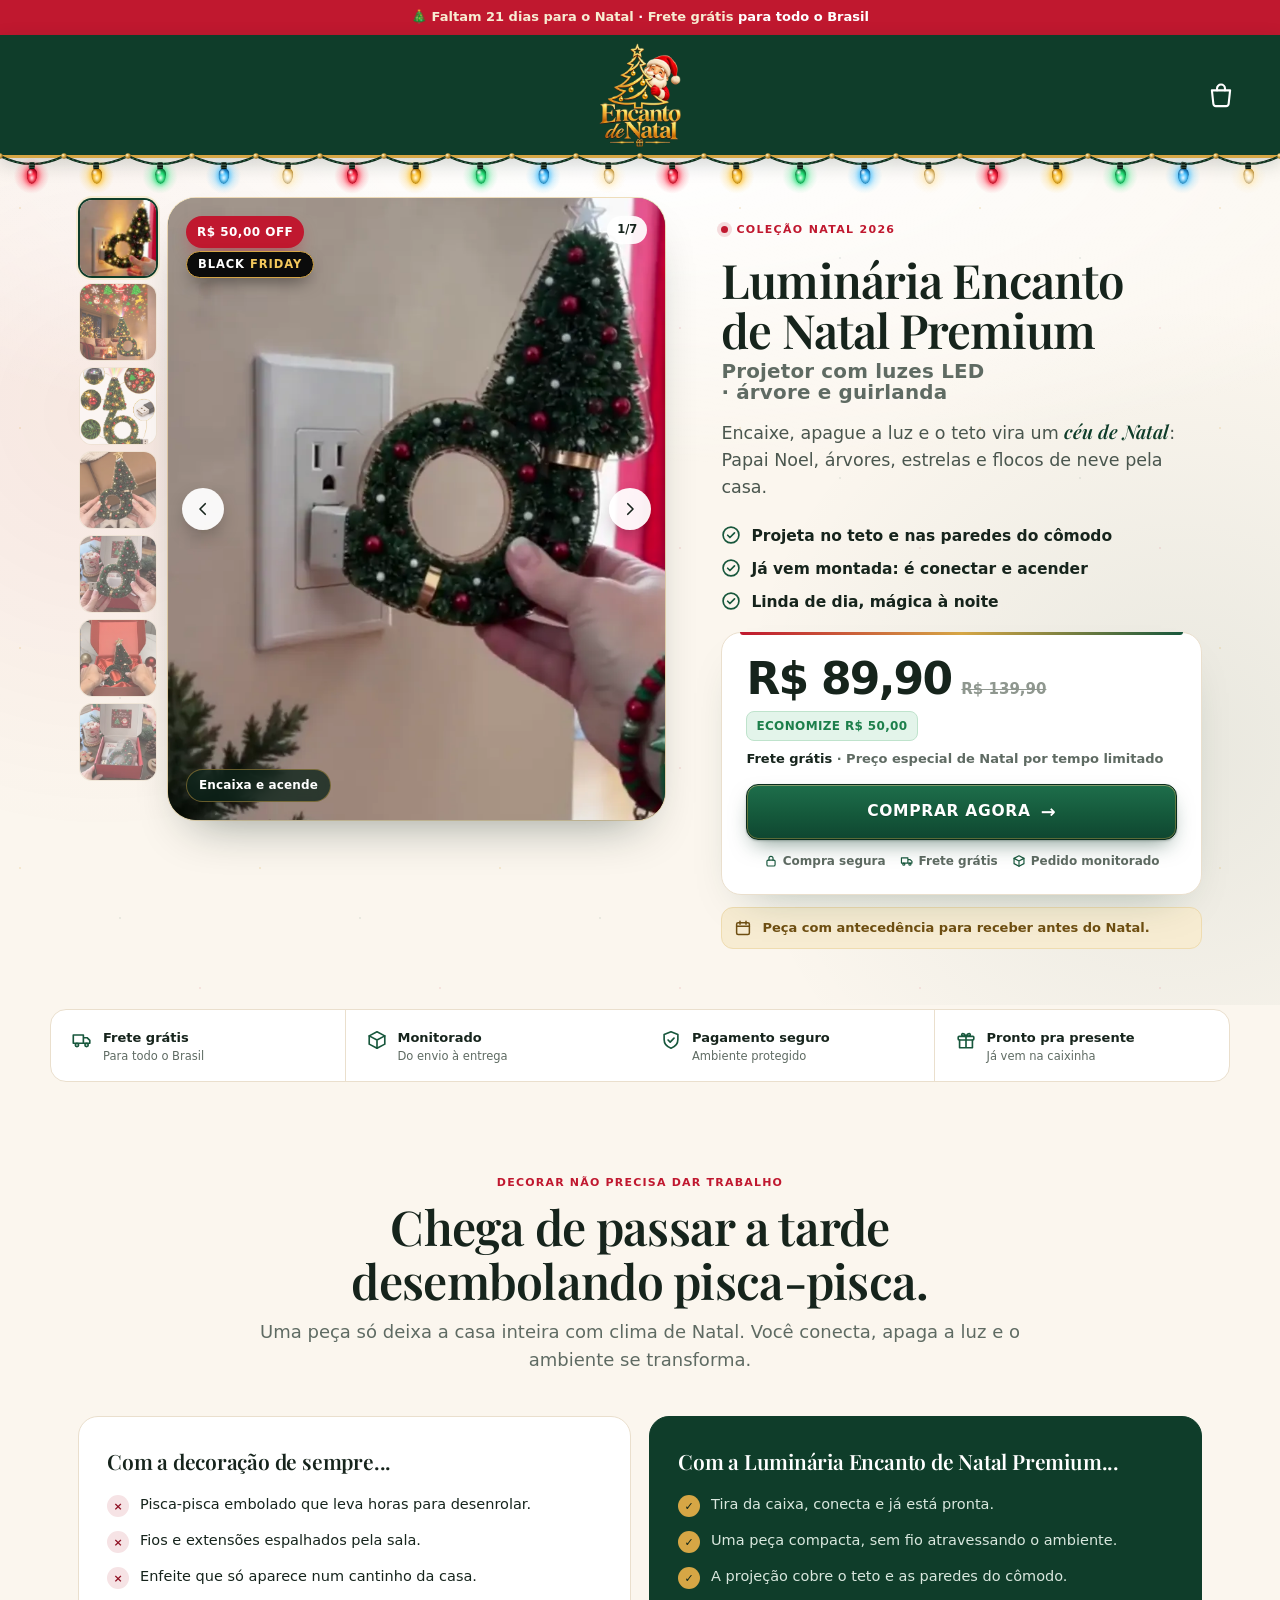
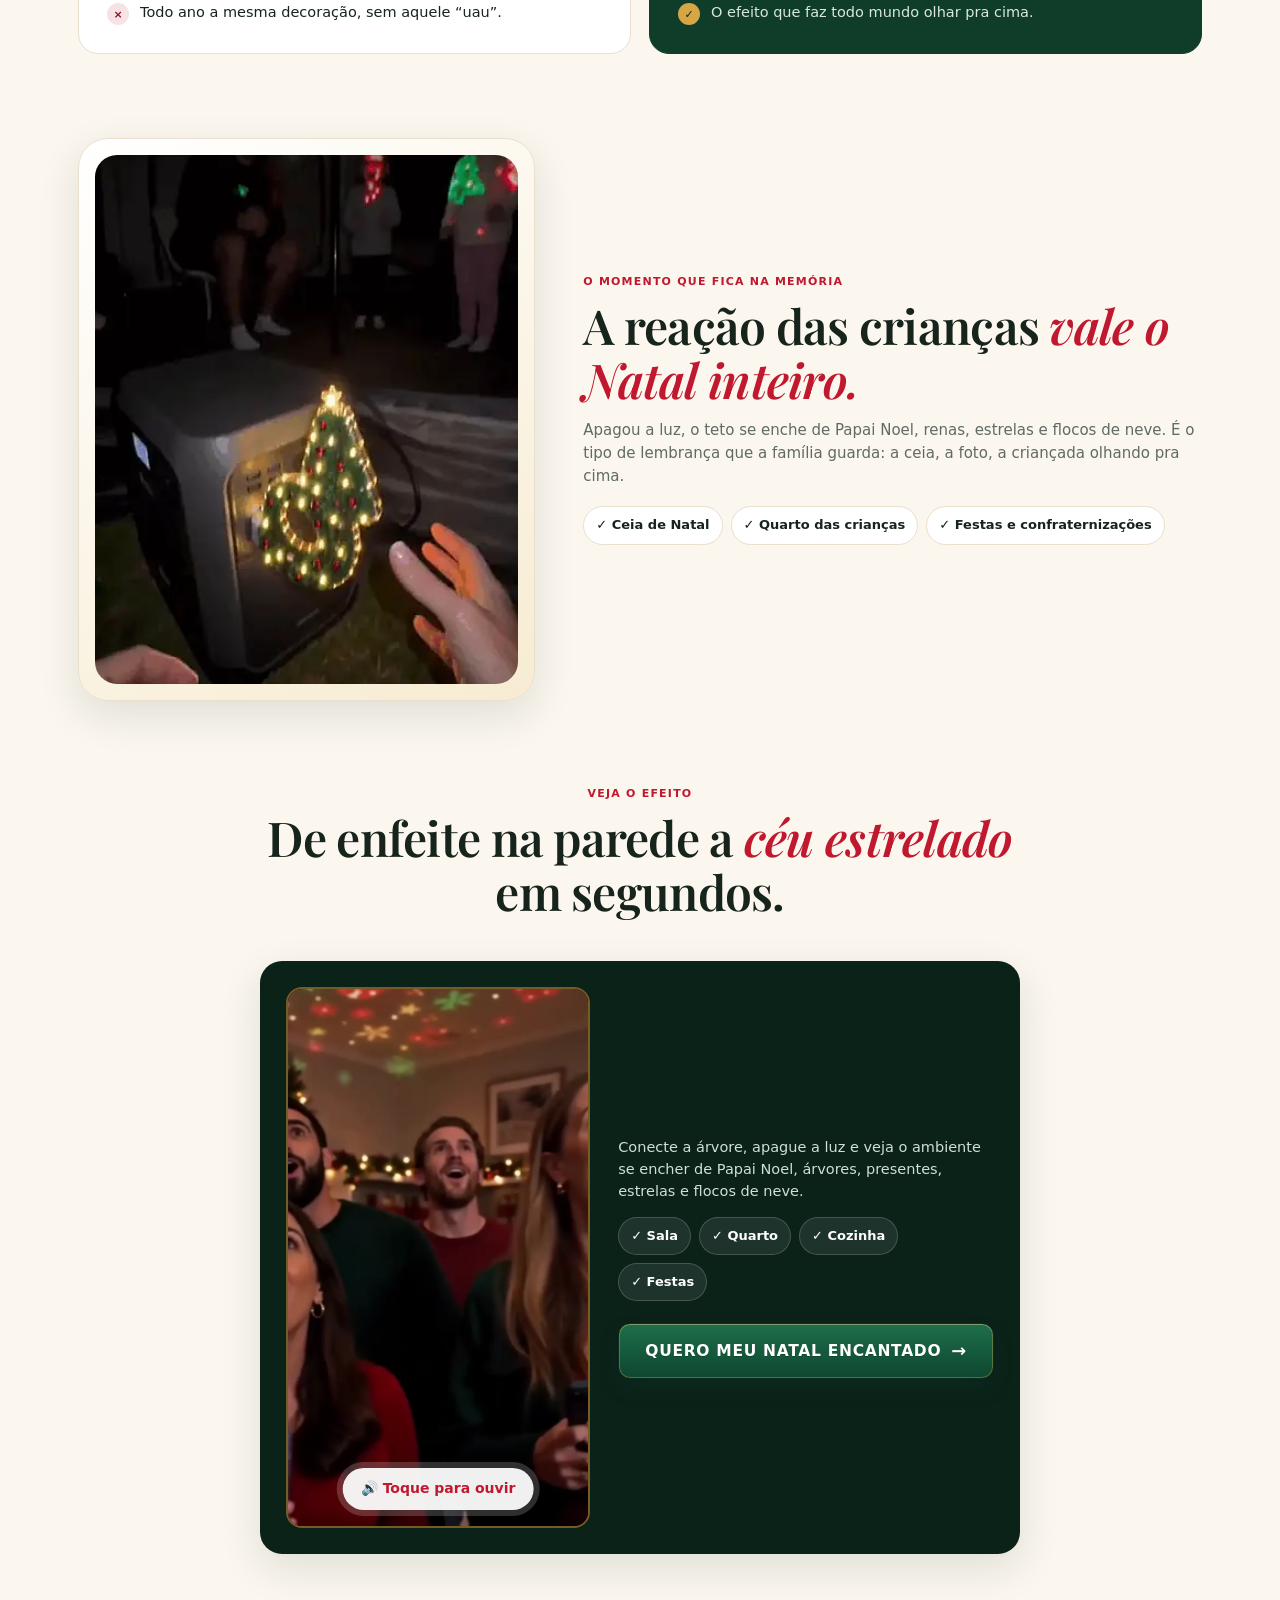
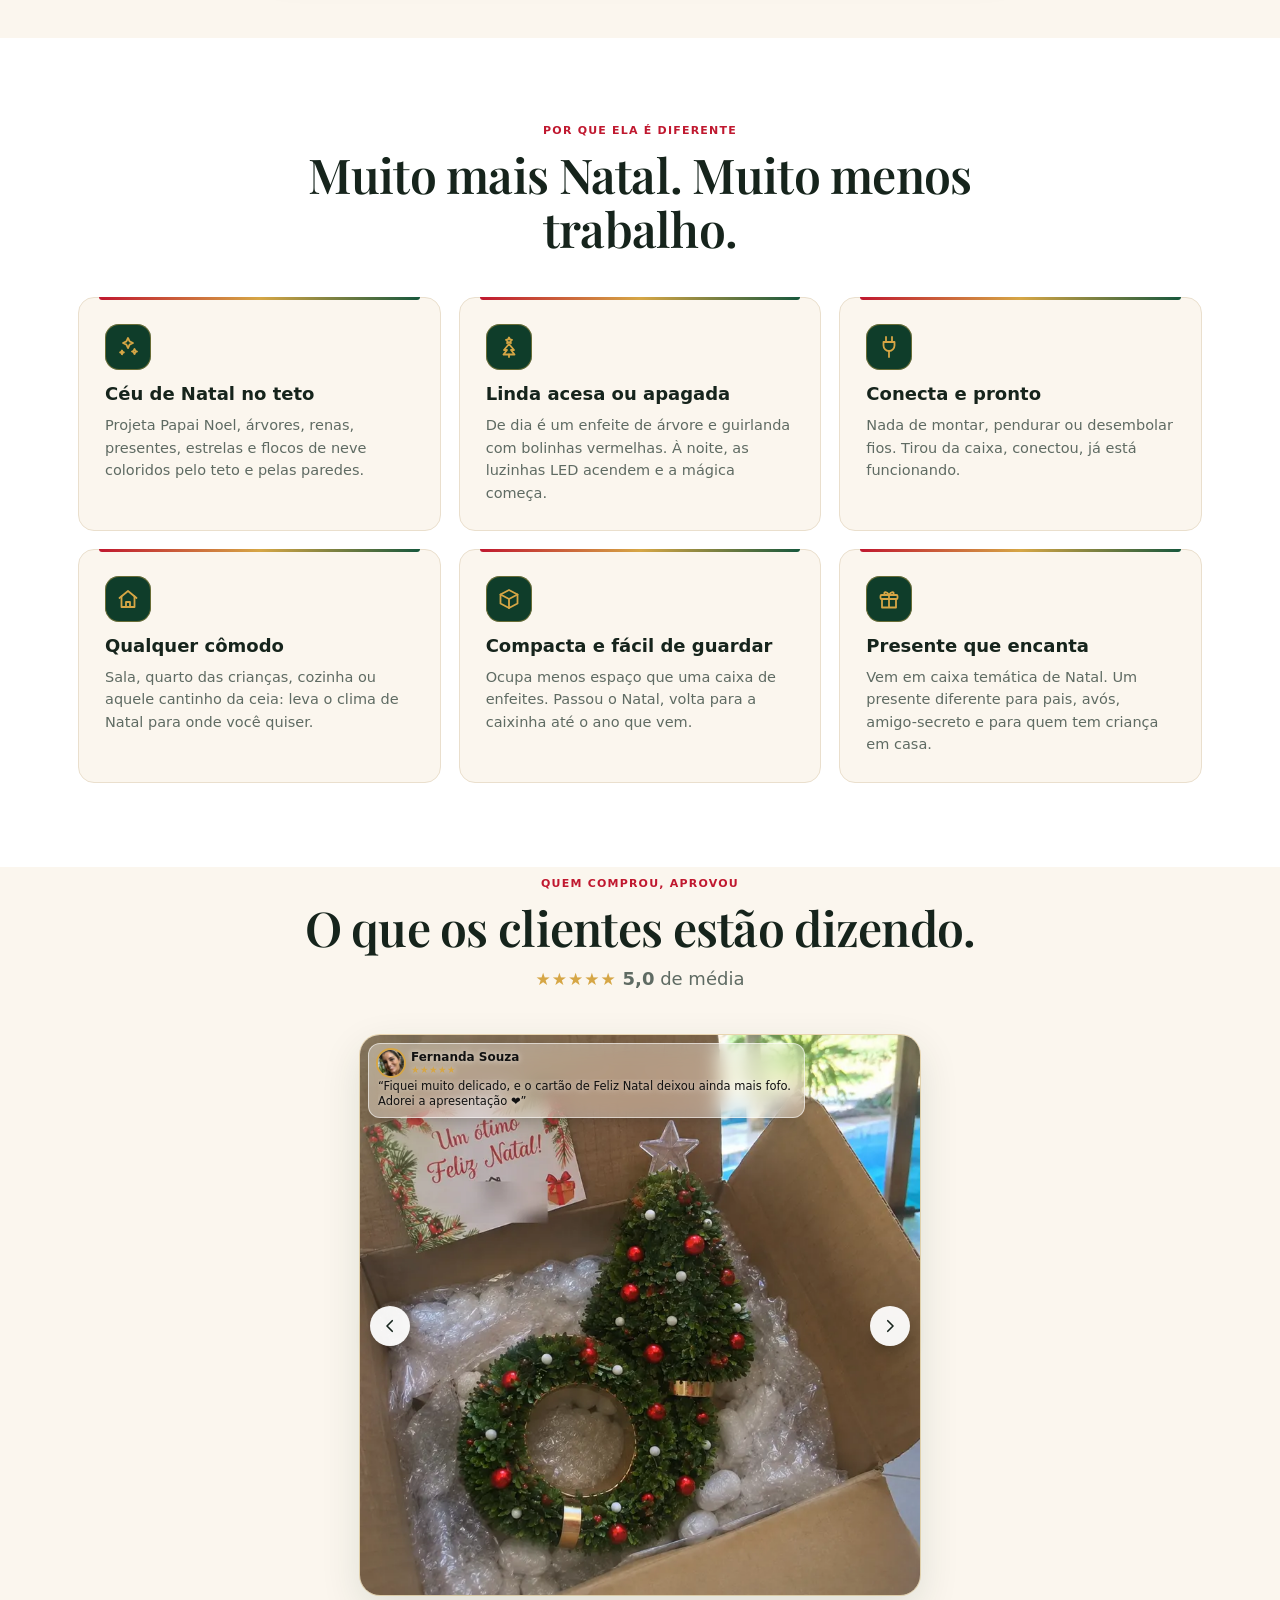
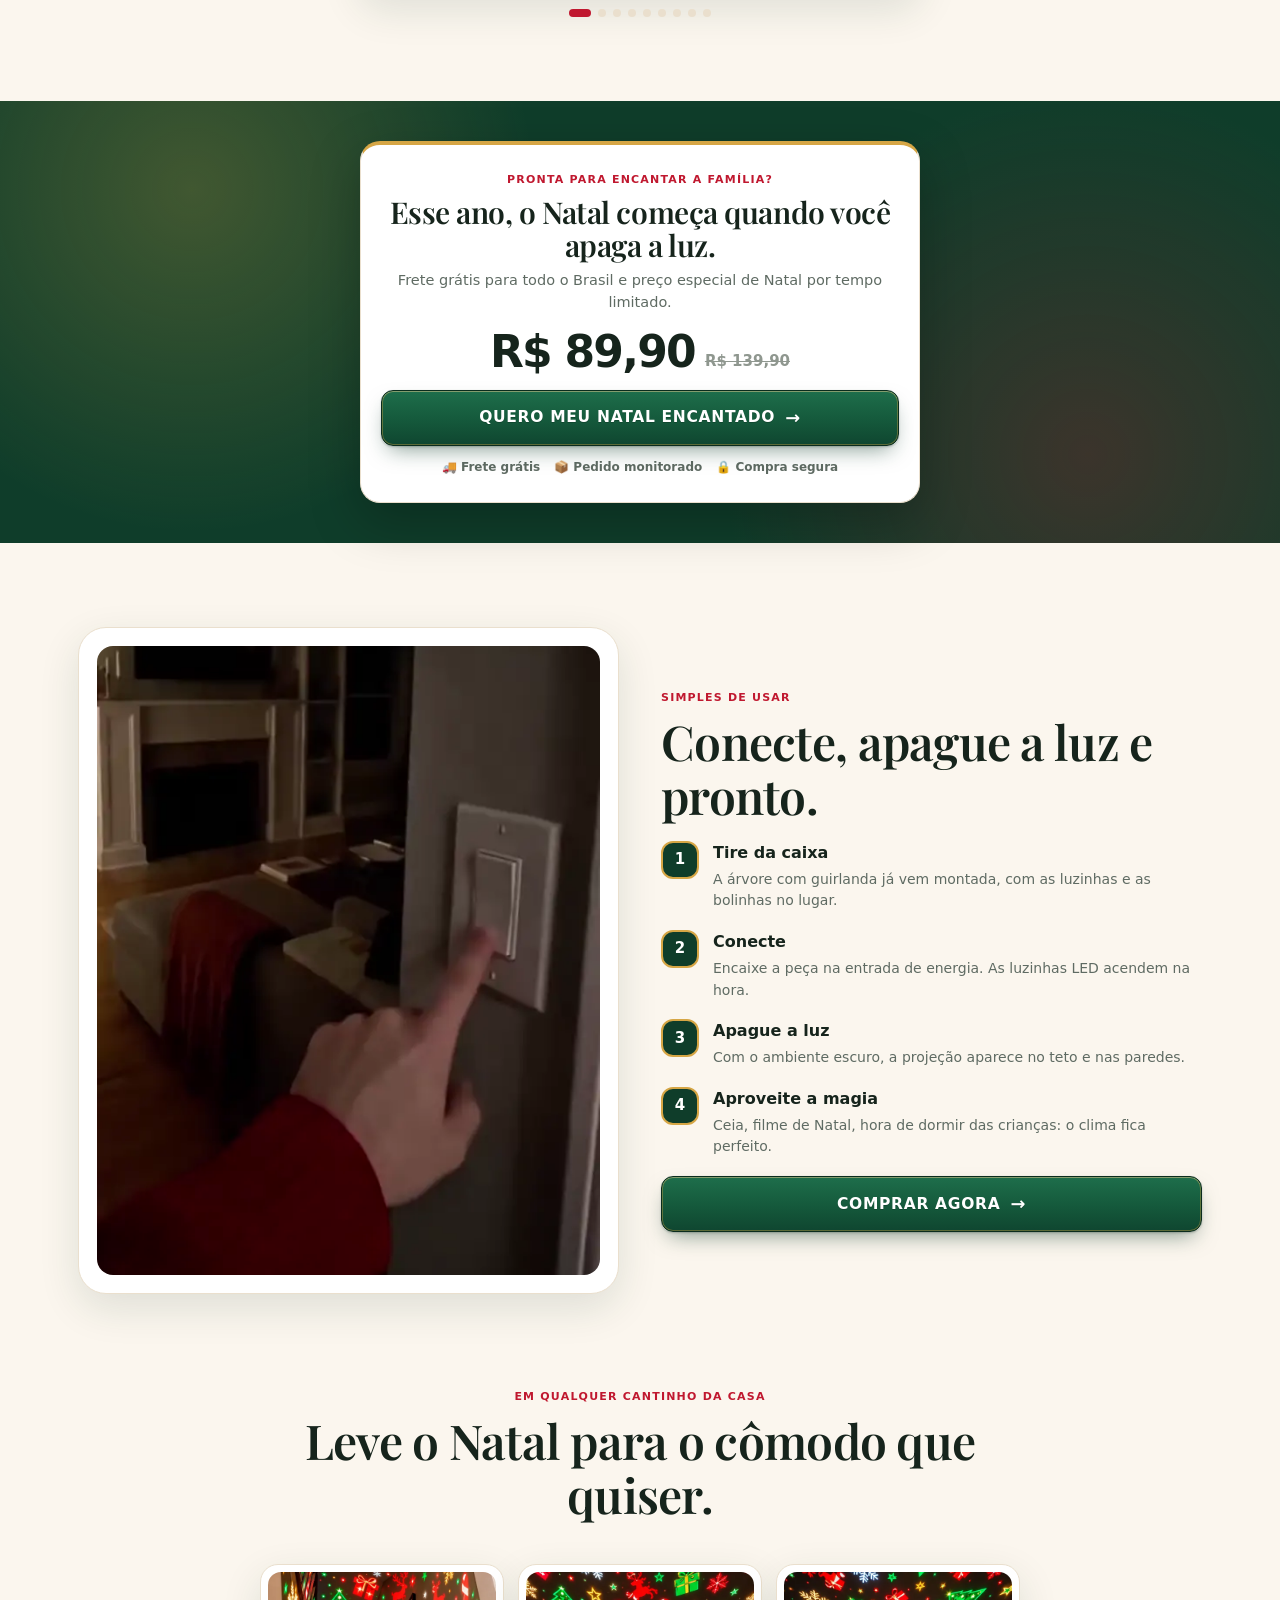
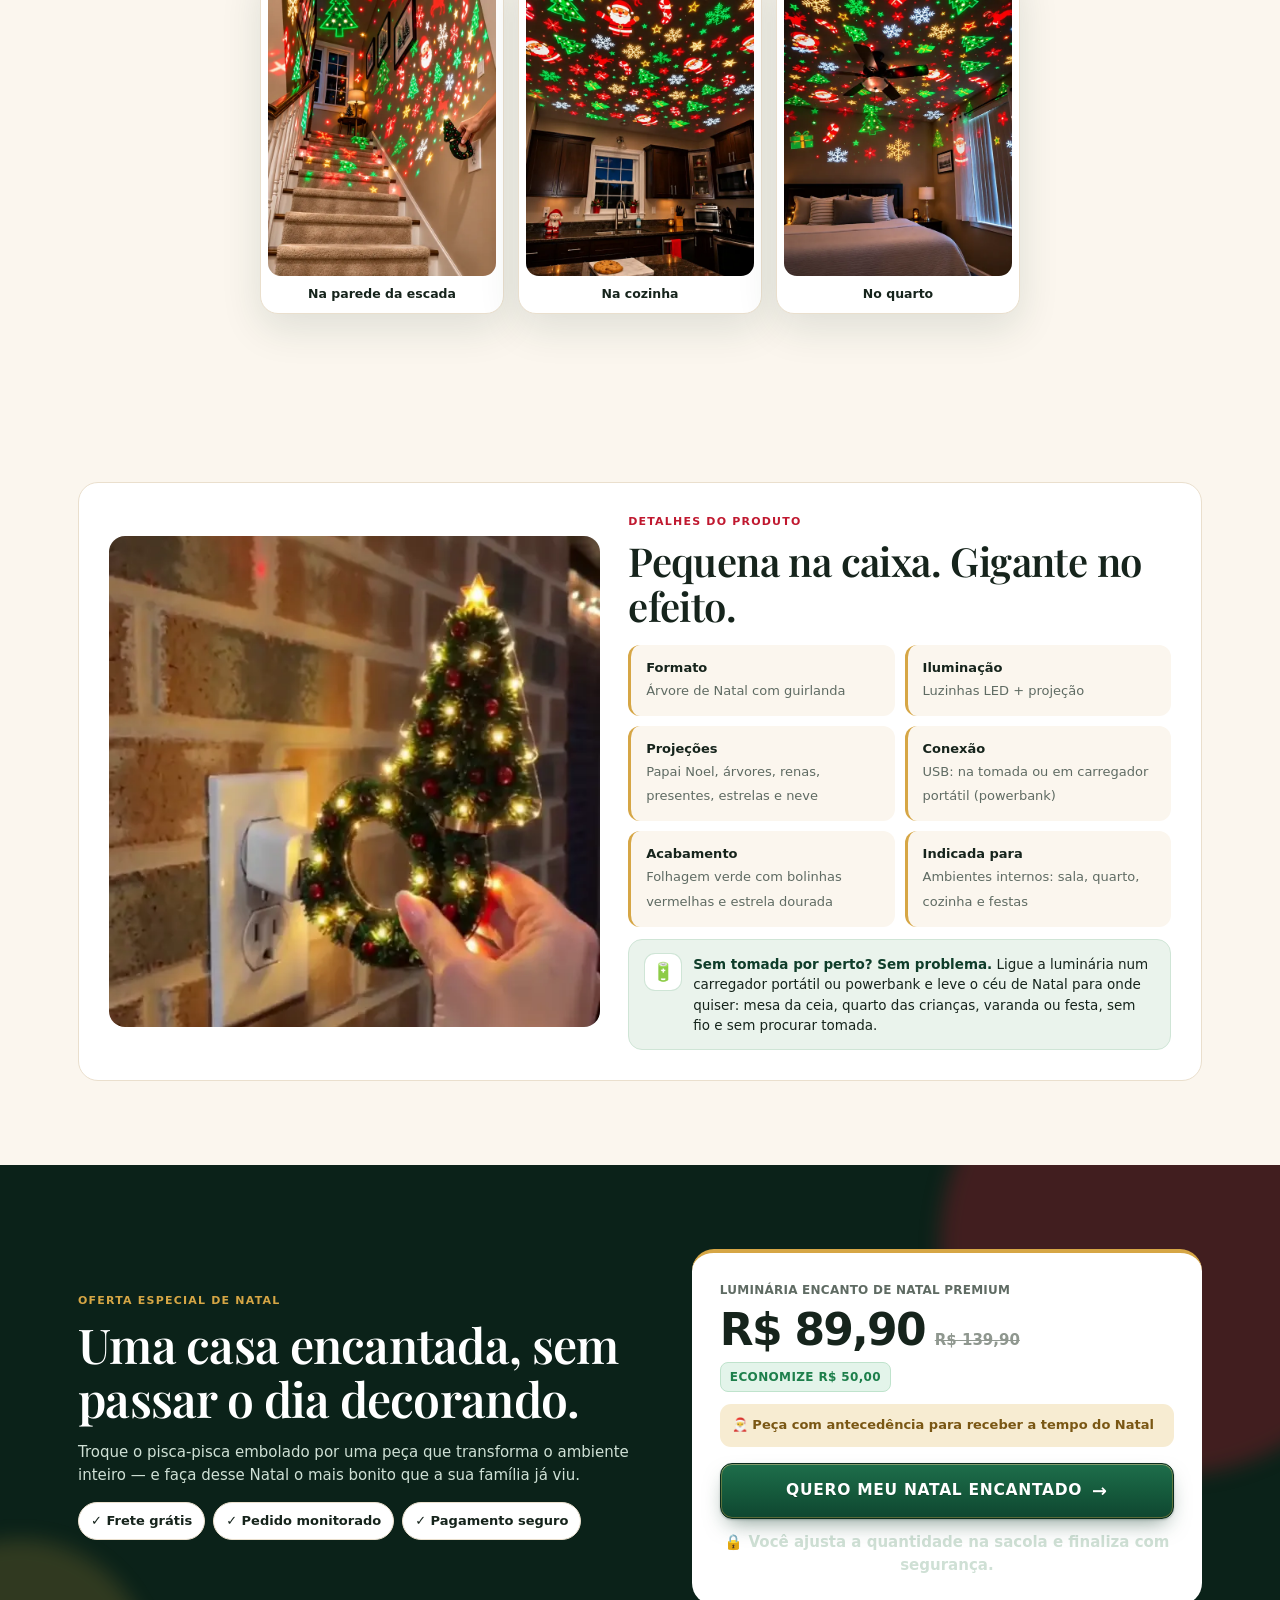
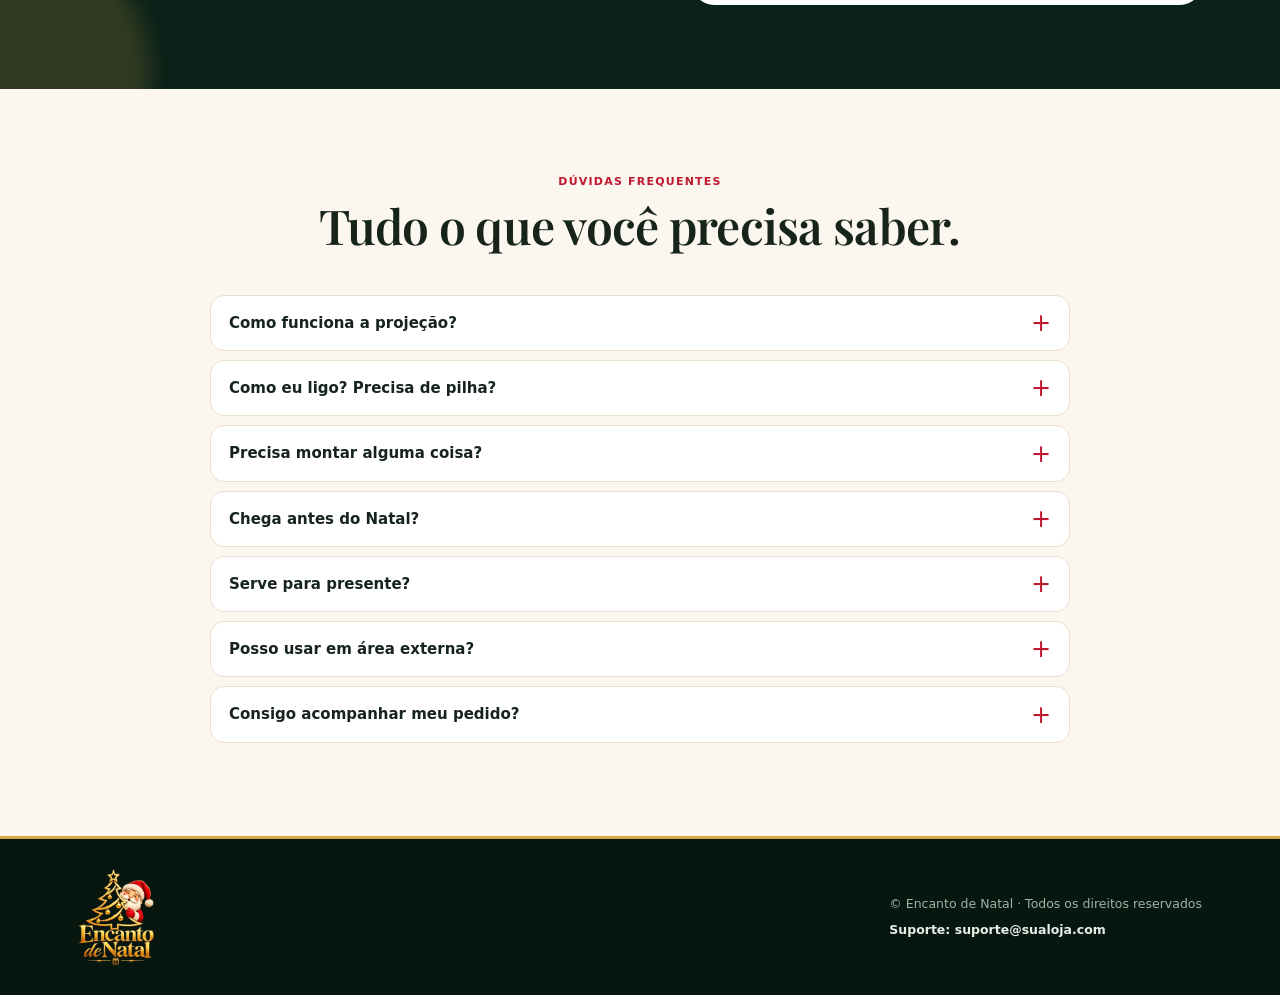
<file: index.html>
<!DOCTYPE html>
<html lang="pt-BR">
<head>
<meta charset="UTF-8">
<meta name="viewport" content="width=device-width, initial-scale=1.0, viewport-fit=cover">
<meta name="theme-color" content="#0f3d2a">
<title>Luminária Encanto de Natal Premium · Projetor com Luzes LED</title>
<link rel="icon" type="image/png" sizes="32x32" href="./img/icone-32.png">
<link rel="apple-touch-icon" sizes="180x180" href="./img/icone-180.png">
<!-- Ao publicar, troque "./" pelo endereço completo do site (ex.: https://sualoja.com/),
     o WhatsApp e o Facebook só leem imagem com URL absoluta. -->
<meta property="og:title" content="Luminária Encanto de Natal Premium · Projetor com Luzes LED">
<meta property="og:description" content="Encaixe, apague a luz e o teto vira um céu de Natal.">
<meta property="og:type" content="product">
<meta property="og:image" content="./img/logo-loja-og.jpg">
<meta name="description" content="Encaixe, acenda e veja o teto virar um céu de Natal: Papai Noel, árvores, estrelas e flocos de neve projetados pela casa. Árvore e guirlanda com luzinhas LED.">
<link rel="preload" as="image" href="./img/vitrine-capa.webp">
<link rel="preload" as="font" type="font/woff2" href="./fonts/playfair-display-latin-600-normal.woff2" crossorigin>
<link rel="stylesheet" href="./css/fontes.css">
<link rel="stylesheet" href="./css/botoes.css">
<link rel="stylesheet" href="./css/sacola.css">
<style>
/* ============================================================
   ENCANTO DE NATAL — Árvore Projetora
   Mesmo funil da página da escova, nova paleta e temática.
   Layout MOBILE FIRST. Página 100% independente:
   sem iframe, sem CDN, sem fontes externas.

   >>> PARA TROCAR NOME / PREÇO / LINK: veja o bloco CONFIG
       no <script> do final da página.
   ============================================================ */

:root{
  --bg:#fbf6ee;          /* creme "papel de presente" */
  --paper:#ffffff;
  --ink:#16241c;         /* verde quase preto */
  --muted:#5f6b63;
  --pine:#0f3d2a;        /* verde pinheiro */
  --pine-2:#17573c;
  --night:#0b2219;       /* noite de Natal */
  --red:#c0182f;         /* cranberry */
  --red-dark:#8e0f22;
  --gold:#d6a645;
  --gold-soft:#f7ecd2;
  --mint:#eaf3ec;
  --green-ok:#1d7f4b;
  --border:#eadfcd;
  --shadow:0 14px 40px rgba(15,61,42,.12);
  --radius:20px;
  --max:1180px;
  --serif:"Playfair Display",Georgia,"Times New Roman",serif;   /* css/fontes.css */
  --bar:calc(72px + env(safe-area-inset-bottom, 0px)); /* altura da barra fixa */
}

*{box-sizing:border-box;-webkit-tap-highlight-color:rgba(192,24,47,.12)}
html{scroll-behavior:smooth;-webkit-text-size-adjust:100%;scroll-padding-top:108px}
body{
  margin:0;
  font-family:Inter,ui-sans-serif,system-ui,-apple-system,BlinkMacSystemFont,"Segoe UI",Roboto,sans-serif;
  color:var(--ink);
  background:var(--bg);
  line-height:1.55;
  font-size:16px;
  overflow-x:hidden;
  padding-bottom:var(--bar); /* espaço para a barra fixa de compra */
}
img,video{max-width:100%;height:auto;display:block}
a{text-decoration:none;color:inherit}
button{font:inherit;color:inherit}
h1,h2,h3,h4{margin:0}
h1,h2{font-family:var(--serif);font-weight:600}
:focus-visible{outline:3px solid var(--gold);outline-offset:3px;border-radius:6px}

/* --- MOBILE: container --------------------------------------- */
.wrap{width:100%;padding:0 18px;margin:0 auto;max-width:var(--max)}
section{padding:52px 0}

/* --- Topo ----------------------------------------------------- */
.announcement{
  background:var(--red);color:#fff;text-align:center;
  padding:7px 12px;font-weight:800;font-size:12px;line-height:1.3;
  white-space:nowrap;overflow:hidden;text-overflow:ellipsis
}
/* celular: some "para todo o Brasil" para caber em uma linha */
@media (max-width:560px){.announcement .so-desk{display:none}}
@media (min-width:700px){.announcement{padding:9px 16px;font-size:13px}}
.announcement b{color:var(--gold-soft)}

/* Topo em verde sólido, fixo na rolagem. */
.brandbar{
  background:var(--pine);border-bottom:3px solid var(--gold);
  padding:8px 0;display:flex;justify-content:center;
  position:sticky;top:0;z-index:50;
  box-shadow:0 6px 18px rgba(11,34,25,.18)
}
/* Logo com fundo transparente: o dourado brilha sobre o verde. */
.logo{height:64px;width:auto;position:relative;z-index:2}
.logo-footer{height:96px;width:auto}

/* --- Pisca-pisca pendurado na linha dourada -----------------
   Fio trançado e presilhas douradas: SVG gerado pelo JS (muda o
   espaçamento entre celular e desktop). Cada lâmpada tem soquete
   com ranhuras, vidro com reflexo e um halo de luz; o ritmo do
   pisca é sorteado por lâmpada para parecer pisca-pisca de verdade. */
.piscas{
  position:absolute;left:0;right:0;bottom:-44px;height:46px;
  overflow:hidden;pointer-events:none;z-index:1;
  background-repeat:repeat-x;background-position:0 0
}
.lamp{
  position:absolute;top:9px;width:12px;height:30px;
  transform-origin:6px 0;transform:rotate(var(--r,0deg))
}
/* soquete com ranhuras */
.lamp:before{
  content:"";position:absolute;left:3px;top:0;width:6px;height:7px;z-index:2;
  border-radius:1.5px 1.5px 1px 1px;
  background:repeating-linear-gradient(180deg,#2b4234 0 1.4px,#0c1811 1.4px 2.4px);
  box-shadow:inset 1px 0 0 rgba(255,255,255,.14)
}
/* vidro */
.vidro{
  position:absolute;left:.5px;top:6px;width:11px;height:16px;z-index:1;
  border-radius:50% 50% 50% 50% / 40% 40% 60% 60%;
  background:
    radial-gradient(ellipse 28% 20% at 33% 27%, rgba(255,255,255,.95), rgba(255,255,255,0)),
    radial-gradient(ellipse 62% 56% at 50% 62%, var(--hot) 0%, var(--c) 52%, var(--deep) 100%);
  box-shadow:0 0 5px 1px var(--c), inset 0 -2px 3px rgba(0,0,0,.22);
  animation:vidro var(--d,2.4s) ease-in-out var(--atraso,0s) infinite
}
/* halo de luz em volta */
.lamp:after{
  content:"";position:absolute;left:-13px;top:-5px;width:38px;height:38px;z-index:0;
  border-radius:50%;
  background:radial-gradient(circle, var(--glow) 0%, transparent 66%);
  animation:halo var(--d,2.4s) ease-in-out var(--atraso,0s) infinite
}
@keyframes vidro{0%,38%,72%,100%{opacity:1} 55%{opacity:.5}}
@keyframes halo {0%,38%,72%,100%{opacity:1} 55%{opacity:.06}}
@media (prefers-reduced-motion:reduce){.vidro,.lamp:after{animation:none}}

/* --- Botões: estilo em css/botoes.css (igual em todas as páginas) --- */

/* --- Hero = vitrine do produto ---------------------------------
   O produto aparece logo de cara: galeria deslizável (arrasta no
   celular, setas e miniaturas no desktop) e, ao lado, nome, preço
   e botão de compra. Mobile: galeria -> nome -> preço -> botão. */
.hero{
  padding:14px 0 34px;position:relative;overflow:hidden;overflow:clip;
  background:
    radial-gradient(120% 60% at 50% 0%, #fff 0%, rgba(255,255,255,0) 60%),
    radial-gradient(circle at 8% 30%, rgba(192,24,47,.07), transparent 32%),
    radial-gradient(circle at 92% 70%, rgba(15,61,42,.08), transparent 34%)
}
/* Neve caindo: pontinhos em CSS puro, bem discretos. */
.hero:before{
  content:"";position:absolute;inset:-200px 0 0 0;pointer-events:none;z-index:0;
  background-image:
    radial-gradient(2px 2px at 20px 30px, rgba(214,166,69,.45), transparent 60%),
    radial-gradient(2px 2px at 120px 80px, rgba(15,61,42,.18), transparent 60%),
    radial-gradient(2.5px 2.5px at 200px 150px, rgba(192,24,47,.16), transparent 60%);
  background-size:240px 220px;
  animation:neve 22s linear infinite
}
@keyframes neve{to{transform:translateY(200px)}}
@media (prefers-reduced-motion:reduce){.hero:before{animation:none}}

.hero-grid{display:grid;grid-template-columns:minmax(0,1fr);gap:22px;position:relative;z-index:1}

/* Galeria */
.galeria{min-width:0}
.palco{
  position:relative;border-radius:22px;overflow:hidden;
  background:var(--night);
  box-shadow:0 1px 0 rgba(255,255,255,.6) inset, 0 24px 50px -24px rgba(11,34,25,.45), 0 0 0 1px rgba(214,166,69,.35)
}
.slides{
  display:flex;overflow-x:auto;scroll-snap-type:x mandatory;
  scroll-behavior:smooth;scrollbar-width:none;overscroll-behavior-x:contain
}
.slides::-webkit-scrollbar{display:none}
.slide{flex:0 0 100%;margin:0;position:relative;scroll-snap-align:center;scroll-snap-stop:always}
.slide img,.slide video{width:100%;aspect-ratio:1/1;object-fit:cover;object-position:center 40%}
.slide figcaption{
  position:absolute;left:12px;bottom:12px;
  background:rgba(11,34,25,.78);color:#fff;
  -webkit-backdrop-filter:blur(8px);backdrop-filter:blur(8px);
  border:1px solid rgba(214,166,69,.45);border-radius:999px;
  padding:6px 12px;font-size:12px;font-weight:700;letter-spacing:.01em
}
.selo-off{
  position:absolute;top:12px;left:12px;z-index:2;
  background:var(--red);color:#fff;font-weight:900;font-size:12px;letter-spacing:.04em;
  padding:7px 11px;border-radius:999px;box-shadow:0 8px 18px -6px rgba(192,24,47,.6)
}
.contador{
  position:absolute;top:12px;right:12px;z-index:2;
  background:rgba(255,255,255,.92);color:var(--ink);
  font-size:11.5px;font-weight:800;padding:5px 10px;border-radius:999px;
  font-variant-numeric:tabular-nums
}
.seta-gal{
  position:absolute;top:50%;z-index:2;transform:translateY(-50%);
  width:42px;height:42px;border-radius:50%;border:0;cursor:pointer;
  display:none;align-items:center;justify-content:center;
  background:rgba(255,255,255,.94);color:var(--ink);
  box-shadow:0 8px 20px -6px rgba(0,0,0,.4);transition:transform .15s ease
}
.seta-gal:hover{transform:translateY(-50%) scale(1.06)}
.seta-gal.ant{left:14px}.seta-gal.prox{right:14px}
.seta-gal svg{width:18px;height:18px}

.thumbs{
  display:flex;gap:8px;margin-top:10px;
  overflow-x:auto;scrollbar-width:none;padding:2px
}
.thumbs::-webkit-scrollbar{display:none}
.thumb{
  flex:0 0 62px;width:62px;height:62px;padding:0;cursor:pointer;
  border:0;border-radius:12px;overflow:hidden;background:#fff;
  box-shadow:0 0 0 1px var(--border);opacity:.62;
  transition:opacity .2s ease, box-shadow .2s ease;
  appearance:none;-webkit-appearance:none
}
.thumb img{width:100%;height:100%;object-fit:cover}
.thumb[aria-current="true"]{opacity:1;box-shadow:0 0 0 2px var(--pine), 0 0 0 4px var(--gold-soft)}
@media (hover:hover){.thumb:hover{opacity:1}}

/* Bloco de compra */
.compra{min-width:0}

.eyebrow{
  display:inline-flex;align-items:center;gap:8px;
  font-size:11px;font-weight:900;text-transform:uppercase;letter-spacing:.12em;color:var(--red)
}
.dot{width:7px;height:7px;border-radius:99px;background:var(--red);box-shadow:0 0 0 4px rgba(192,24,47,.14)}

h1{
  font-size:clamp(30px,7.6vw,38px);
  line-height:1.06;letter-spacing:-.02em;text-wrap:balance;
  margin:10px 0 10px
}
h1 small{
  display:block;margin-top:6px;
  font-family:Inter,ui-sans-serif,system-ui,sans-serif;
  font-size:.42em;font-weight:700;letter-spacing:.01em;color:var(--muted)
}
h1 em,.destaque-em{font-style:italic;color:var(--red)}
.hero-sub{font-size:15.5px;color:#4a564e;margin:0 0 16px;max-width:560px}
.hero-sub em{font-family:var(--serif);font-style:italic;color:var(--pine);font-size:1.08em}

.bullet-row{display:flex;flex-wrap:wrap;gap:8px;margin:0 0 22px}
.pill{
  background:#fff;border:1px solid var(--border);
  padding:8px 12px;border-radius:999px;font-size:13px;font-weight:700;color:var(--ink)
}

.destaques{list-style:none;padding:0;margin:0 0 18px;display:grid;gap:9px}
.destaques li{display:flex;gap:10px;align-items:flex-start;font-size:14.5px;font-weight:600;color:var(--ink)}
.destaques svg{flex:0 0 20px;width:20px;height:20px;color:var(--pine-2);margin-top:1px}

.offer-card{
  background:#fff;border:1px solid var(--border);border-radius:var(--radius);
  padding:18px;box-shadow:0 1px 0 #fff inset, 0 20px 44px -26px rgba(15,61,42,.35);
  position:relative
}
.offer-card:before{
  content:"";position:absolute;left:18px;right:18px;top:-1px;height:3px;border-radius:0 0 4px 4px;
  background:linear-gradient(90deg,var(--red),var(--gold),var(--pine-2))
}
.price-line{display:flex;align-items:baseline;gap:10px;flex-wrap:wrap}
.price{font-size:36px;font-weight:900;letter-spacing:-.04em;line-height:1;color:var(--ink);font-variant-numeric:tabular-nums}
.old{text-decoration:line-through;color:#8f978f;font-weight:700;font-size:15px}
.old[hidden],.discount[hidden],.selo-off[hidden]{display:none}
.selo-bf{top:47px;left:12px}
.discount{
  background:#e3f4ea;color:#1d7f4b;border:1px solid #bfe3cc;
  padding:5px 9px;border-radius:8px;font-weight:900;font-size:12px;letter-spacing:.03em
}
.pix{font-size:13px;color:var(--muted);font-weight:700;margin:8px 0 14px}
.pix b{color:var(--ink)}
.micro{
  display:flex;justify-content:center;gap:6px 14px;flex-wrap:wrap;
  margin-top:12px;color:#5f6b63;font-size:12px;font-weight:700
}
.micro span{display:inline-flex;align-items:center;gap:5px}
.micro svg{width:14px;height:14px;color:var(--pine-2)}
.aviso-natal{
  display:flex;gap:10px;align-items:center;margin-top:12px;
  background:var(--gold-soft);color:#6f4f12;border:1px solid #efdcb0;
  padding:10px 12px;border-radius:12px;font-size:13px;font-weight:700
}
.aviso-natal svg{flex:0 0 18px;width:18px;height:18px}


/* --- Selos de confiança (2x2 no mobile) ----------------------- */
.trust-strip{padding:4px 18px 8px}
.trust-strip .trust-grid{padding:0}
@media (min-width:700px){.trust-strip{padding:4px 28px 8px}}
.trust-grid{
  display:grid;grid-template-columns:1fr 1fr;background:#fff;
  border:1px solid var(--border);border-radius:16px;overflow:hidden
}
.trust-item{padding:14px;border-right:1px solid var(--border);display:flex;gap:10px;align-items:flex-start}
.trust-item:nth-child(2n){border-right:0}
.trust-item:nth-child(-n+2){border-bottom:1px solid var(--border)}
.trust-item svg{flex:0 0 22px;width:22px;height:22px;color:var(--pine-2);margin-top:1px}
.trust-item b{display:block;font-size:13px}
.trust-item span{font-size:11.5px;color:var(--muted);line-height:1.3;display:block}

/* --- Cabeçalho de seção --------------------------------------- */
.section-head{text-align:center;max-width:790px;margin:0 auto 26px}
.kicker{
  font-size:11px;font-weight:900;text-transform:uppercase;
  color:var(--red);letter-spacing:.11em
}
h2{font-size:clamp(27px,6.6vw,34px);line-height:1.12;letter-spacing:-.015em;margin:9px 0 10px}
.section-head p{color:var(--muted);font-size:15px;margin:0}

/* --- Problema x Solução --------------------------------------- */
.problem-grid{display:grid;grid-template-columns:1fr;gap:14px}
.problem,.solution{border-radius:var(--radius);padding:22px;border:1px solid var(--border)}
.problem{background:#fff}
.solution{background:var(--pine);color:#fff;border-color:var(--pine)}
.problem h3,.solution h3{font-size:21px;font-weight:600;letter-spacing:-.01em;margin:0 0 16px;font-family:var(--serif)}
.checklist{display:grid;gap:12px}
.check{display:flex;gap:11px;align-items:flex-start;font-size:14.5px}
.check i{
  width:22px;height:22px;flex:0 0 22px;border-radius:50%;margin-top:2px;
  display:flex;align-items:center;justify-content:center;
  font-style:normal;font-weight:900;font-size:11px
}
.problem .check i{background:#f6e3e5;color:var(--red-dark)}
.solution .check i{background:var(--gold);color:var(--night)}
.solution .check span{color:#d9e7de}

/* --- Destaque com foto grande --------------------------------- */
.destaque{padding:0 0 52px}
.destaque-grid{display:flex;flex-direction:column;gap:22px}
.destaque-img{
  background:linear-gradient(150deg,#fff,var(--gold-soft));
  border:1px solid var(--border);border-radius:24px;
  padding:10px;box-shadow:var(--shadow)
}
.destaque-img img.destaque-gif{object-position:center 40%}
.destaque-img img{
  width:100%;border-radius:16px;
  aspect-ratio:4/5;object-fit:cover;object-position:center top
}
.destaque-texto h2{margin:9px 0 12px}
.destaque-texto p{color:var(--muted);font-size:15px;margin:0 0 18px}

/* --- Veja funcionando (vídeo) --------------------------------- */
.prova-section{padding:0 0 52px}
.prova-head{margin-bottom:20px}
.prova-card{
  background:var(--night);color:#fff;border-radius:22px;
  padding:16px;box-shadow:var(--shadow);max-width:760px;margin:0 auto;
  display:flex;flex-direction:column;gap:18px;align-items:center
}
.video-box{
  position:relative;width:100%;max-width:340px;aspect-ratio:9/16;
  border-radius:16px;overflow:hidden;background:#000;
  border:2px solid rgba(214,166,69,.55)
}
.video-box video,.video-box img{width:100%;height:100%;object-fit:cover}
.video-som{
  position:absolute;left:50%;bottom:16px;transform:translateX(-50%);
  border:0;cursor:pointer;white-space:nowrap;
  padding:10px 18px;border-radius:999px;
  background:rgba(255,255,255,.94);color:var(--red);
  font:inherit;font-size:14px;font-weight:700;
  box-shadow:0 0 0 6px rgba(255,255,255,.18);
  appearance:none;-webkit-appearance:none
}
.video-som[hidden]{display:none}
.video-lado{text-align:center;max-width:420px}
.video-lado p{color:#cfe0d5;font-size:14.5px;margin:0 0 14px}
.video-lado .bullet-row{justify-content:center}
.video-lado .pill{background:rgba(255,255,255,.08);border-color:rgba(255,255,255,.18);color:#fff}
.prova-cta{width:100%;max-width:420px}

/* --- Avaliações (deixe oculto até ter avaliações reais) ------- */
.pv-topo{display:flex;align-items:center;gap:10px;margin-bottom:14px}
.pv-nota{font-size:30px;font-weight:900;line-height:1}
.pv-estrelas{color:var(--gold);font-size:15px;letter-spacing:1px}
.pv-dep{border-top:1px solid var(--border);padding-top:13px;margin-bottom:6px}
.pv-dep p{margin:0;font-size:13.5px;line-height:1.5}

/* --- Benefícios ----------------------------------------------- */
.feature-section{background:#fff}

/* carrossel genérico: "Como chega" e "Avaliações" */
.chegada-section,.aval-section{padding-top:8px}
.carrossel{position:relative;max-width:560px;margin:0 auto}
.car-trilho{
  display:flex;overflow-x:auto;scroll-snap-type:x mandatory;
  scroll-behavior:smooth;scrollbar-width:none;overscroll-behavior-x:contain;
  border-radius:20px;box-shadow:var(--shadow), 0 0 0 1px rgba(214,166,69,.35)
}
.car-trilho::-webkit-scrollbar{display:none}
.car-item{flex:0 0 100%;margin:0;position:relative;scroll-snap-align:center;scroll-snap-stop:always;background:#fff}
.car-item img{width:100%;aspect-ratio:1/1;object-fit:cover}
.car-item figcaption{
  position:absolute;left:12px;bottom:12px;
  background:rgba(11,34,25,.78);color:#fff;
  -webkit-backdrop-filter:blur(8px);backdrop-filter:blur(8px);
  border:1px solid rgba(214,166,69,.45);border-radius:999px;
  padding:6px 12px;font-size:12.5px;font-weight:700
}
.car-seta{
  position:absolute;top:50%;z-index:2;transform:translateY(-50%);
  width:40px;height:40px;border-radius:50%;border:0;cursor:pointer;
  display:flex;align-items:center;justify-content:center;
  background:rgba(255,255,255,.94);color:var(--ink);
  box-shadow:0 8px 20px -6px rgba(0,0,0,.4);transition:transform .15s ease
}
.car-seta:hover{transform:translateY(-50%) scale(1.06)}
.car-seta.ant{left:10px}.car-seta.prox{right:10px}
.car-seta svg{width:18px;height:18px}
.car-pontos{display:flex;justify-content:center;gap:7px;margin-top:14px}
.car-pontos span{width:8px;height:8px;border-radius:999px;background:var(--border);transition:width .25s ease,background .25s ease}
.car-pontos span.on{width:22px;background:var(--red)}
/* card de avaliação */
.aval-resumo{margin-top:6px !important}
.aval-resumo .pv-estrelas{font-size:17px}
.aval-item > img{aspect-ratio:1/1}
/* balão de vidro claro sobre a parte de baixo da foto */
.car-item figcaption.aval-texto{
  left:8px;right:auto;bottom:8px;max-width:78%;
  padding:6px 9px 7px;border-radius:12px;
  background:rgba(255,255,255,.38);color:#111;
  -webkit-backdrop-filter:blur(10px) saturate(1.5);backdrop-filter:blur(10px) saturate(1.5);
  border:1px solid rgba(255,255,255,.55);
  box-shadow:0 8px 20px -10px rgba(0,0,0,.35);
  font-weight:400;overflow:hidden;text-shadow:0 0 6px rgba(255,255,255,.7)
}
/* brilho ("flash") que passa pelo balão */
.aval-texto::after{
  content:"";position:absolute;top:0;bottom:0;left:-60%;width:45%;
  background:linear-gradient(100deg,transparent,rgba(255,255,255,.55),transparent);
  transform:skewX(-18deg);animation:aval-flash 4s ease-in-out infinite;pointer-events:none
}
.car-item figcaption.aval-texto.no-topo{top:8px;bottom:auto}
@keyframes aval-flash{0%,55%{left:-60%}85%,100%{left:130%}}
@media (prefers-reduced-motion:reduce){.aval-texto::after{display:none}}
.aval-quem{display:flex;align-items:center;gap:7px;margin-bottom:3px}
.aval-quem img{width:26px;height:26px;border-radius:50%;object-fit:cover;flex:none;box-shadow:0 0 0 2px var(--gold)}
.aval-quem b{display:block;font-size:12px;line-height:1.2;color:#111}
.aval-quem .pv-estrelas{display:block;font-size:9.5px;letter-spacing:.5px;line-height:1.2}
.aval-texto p{
  margin:0;color:#111;font-size:11.5px;line-height:1.35;
  display:-webkit-box;-webkit-line-clamp:3;-webkit-box-orient:vertical;overflow:hidden
}
.features{display:grid;grid-template-columns:1fr;gap:12px}
.feature{
  background:var(--bg);border:1px solid var(--border);
  padding:20px;border-radius:16px;position:relative
}
.feature:before{
  content:"";position:absolute;left:20px;right:20px;top:-1px;height:3px;border-radius:0 0 4px 4px;
  background:linear-gradient(90deg,var(--red),var(--gold),var(--pine-2))
}
.feature .icon{
  width:46px;height:46px;border-radius:14px;display:flex;align-items:center;justify-content:center;
  background:var(--pine);color:var(--gold);box-shadow:inset 0 0 0 1px rgba(214,166,69,.45)
}
.feature .icon svg{display:block}
.feature h3{font-size:18px;margin:10px 0 6px}
.feature p{margin:0;color:var(--muted);font-size:14.5px}

/* --- Chamada do meio da pagina --------------------------------- */
.cta-band{
  padding:40px 0;
  background:
    radial-gradient(circle at 15% 20%, rgba(214,166,69,.25), transparent 30%),
    radial-gradient(circle at 85% 80%, rgba(192,24,47,.25), transparent 32%),
    var(--pine)
}
.cta-band-inner{
  max-width:560px;margin:0 auto;text-align:center;
  background:#fff;border:1px solid var(--border);border-radius:var(--radius);
  padding:26px 20px;box-shadow:0 18px 50px rgba(0,0,0,.25);border-top:4px solid var(--gold)
}
.cta-band h2{font-size:clamp(23px,5.8vw,30px);margin:8px 0 6px}
.cta-band-inner>p{color:var(--muted);font-size:14.5px;margin:0 0 16px}
.cta-band-price{
  display:flex;align-items:flex-end;justify-content:center;gap:10px;margin:0 0 16px
}

/* --- Como usar ------------------------------------------------ */
.demo-grid{display:flex;flex-direction:column;gap:26px}
.demo-img{
  background:#fff;border:1px solid var(--border);border-radius:22px;
  padding:10px;box-shadow:var(--shadow)
}
.demo-img img,.demo-img video{border-radius:16px;width:100%;aspect-ratio:4/5;object-fit:cover}
.step{display:flex;gap:14px;margin:18px 0}
.stepnum{
  width:38px;height:38px;flex:0 0 38px;border-radius:12px;
  background:var(--pine);border:2px solid var(--gold);
  color:#fff;display:flex;align-items:center;justify-content:center;
  font-weight:900;font-size:15px
}
.step h4{margin:0 0 3px;font-size:16px}
.step p{margin:0;color:var(--muted);font-size:14px}

/* --- Galeria de ambientes ------------------------------------- */
.ambientes{display:grid;grid-template-columns:1fr 1fr;gap:10px;max-width:760px;margin:0 auto}
.amb{
  margin:0;background:#fff;border:1px solid var(--border);border-radius:18px;
  padding:7px;box-shadow:var(--shadow)
}
.amb img{width:100%;aspect-ratio:3/4;object-fit:cover;border-radius:13px}
.amb figcaption{font-size:12.5px;font-weight:800;text-align:center;padding:8px 4px 3px}
.amb.largo{grid-column:1 / -1}
.amb.largo img{aspect-ratio:4/3}

/* --- Ficha técnica -------------------------------------------- */
.spec-box{
  background:#fff;border:1px solid var(--border);border-radius:var(--radius);
  padding:18px;display:flex;flex-direction:column;gap:20px
}
.spec-box>img,.spec-box>video{border-radius:16px;width:100%;aspect-ratio:1/1;object-fit:cover;object-position:center 40%}
.spec-box h2{font-size:26px}
.spec-list{display:grid;grid-template-columns:1fr;gap:10px;margin-top:16px}
.spec{padding:13px 15px;background:var(--bg);border-radius:12px;border-left:3px solid var(--gold)}
.spec b{font-size:13px;display:block}
.spec span{font-size:13px;color:var(--muted)}
/* destaque do carregador portátil, abaixo da ficha */
.spec-dica{
  display:flex;gap:12px;align-items:flex-start;margin-top:12px;
  padding:14px 16px;border-radius:14px;
  background:var(--mint);border:1px solid #cfe5d6
}
.spec-dica-ico{
  flex:none;width:36px;height:36px;border-radius:10px;background:#fff;
  display:flex;align-items:center;justify-content:center;font-size:18px;
  box-shadow:0 0 0 1px #cfe5d6
}
.spec-dica p{margin:0;font-size:13.5px;line-height:1.5;color:var(--ink)}
.spec-dica b{color:var(--pine)}

/* --- Oferta --------------------------------------------------- */
.offer-section{background:var(--night);color:#fff;position:relative;overflow:hidden}
.offer-section:before,.offer-section:after{
  content:"";position:absolute;border-radius:50%;filter:blur(10px)
}
.offer-section:before{width:320px;height:320px;background:rgba(192,24,47,.30);right:-120px;top:-120px}
.offer-section:after{width:260px;height:260px;background:rgba(214,166,69,.18);left:-110px;bottom:-110px}
.offer-grid{position:relative;z-index:1;display:flex;flex-direction:column;gap:26px}
.offer-section .kicker{color:var(--gold)}
.offer-section h2{margin-top:9px}
.offer-section p{color:#cfe0d5;font-size:15px}
.offer-panel{background:#fff;color:var(--ink);padding:20px;border-radius:22px;border-top:4px solid var(--gold)}
.offer-name{font-size:12px;font-weight:900;color:var(--muted);letter-spacing:.02em;margin-bottom:8px}
.stock{
  display:flex;gap:9px;align-items:center;background:var(--gold-soft);color:#7a5714;
  padding:11px 12px;border-radius:11px;font-weight:800;font-size:13px;margin:12px 0 16px
}
.offer-note{
  font-size:13px;color:var(--muted);font-weight:700;
  text-align:center;margin:12px 0 0
}

/* --- FAQ ------------------------------------------------------ */
.faq{max-width:860px;margin:auto}
details{
  background:#fff;border:1px solid var(--border);border-radius:14px;
  padding:0;margin-bottom:9px;overflow:hidden
}
summary{
  cursor:pointer;font-weight:800;list-style:none;position:relative;
  padding:17px 46px 17px 18px;font-size:15px;line-height:1.35
}
summary::-webkit-details-marker{display:none}
summary:after{
  content:"+";position:absolute;right:18px;top:50%;transform:translateY(-50%);
  font-size:24px;color:var(--red);font-weight:400;line-height:1
}
details[open] summary:after{content:"–"}
details p{color:var(--muted);margin:0;padding:0 18px 18px;font-size:14px}

/* --- Rodapé --------------------------------------------------- */
footer{background:#071710;color:#9fb3a7;padding:30px 0;font-size:12.5px;border-top:3px solid var(--gold)}
.footer-inner{
  display:flex;flex-direction:column;align-items:center;
  gap:14px;text-align:center
}
.footer-txt{display:flex;flex-direction:column;gap:7px}
.footer-txt a{color:#e4efe8;text-decoration:none;font-weight:700}
.footer-txt a:hover{text-decoration:underline}

/* --- Barra fixa de compra (mobile) ---------------------------- */
.sticky-mobile{
  display:flex;position:fixed;bottom:0;left:0;right:0;z-index:100;
  background:rgba(255,255,255,.95);
  -webkit-backdrop-filter:blur(14px);backdrop-filter:blur(14px);
  border-top:1px solid var(--border);
  padding:10px 14px calc(10px + env(safe-area-inset-bottom, 0px));
  gap:12px;align-items:center;
  box-shadow:0 -6px 24px rgba(15,61,42,.10)
}
.sticky-price{min-width:86px;line-height:1.15}
.sticky-price b{display:block;font-size:19px;font-weight:900;letter-spacing:-.02em}
.sticky-price span{font-size:11px;color:var(--muted);text-decoration:line-through}
.sticky-mobile .cta{min-height:50px;padding:13px 16px;font-size:14.5px;white-space:nowrap}

/* ============================================================
   TABLET  (>= 700px)
   ============================================================ */
@media (min-width:700px){
  .wrap{padding:0 28px}
  section{padding:70px 0}
  .logo{height:76px}
  .hero{padding:22px 0 44px}
  .galeria{max-width:620px;width:100%;justify-self:center}
  .compra{max-width:620px;width:100%;justify-self:center}
  .slide img,.slide video{aspect-ratio:4/4}
  .seta-gal{display:flex}
  .thumb{flex-basis:72px;width:72px;height:72px}
  .trust-grid{grid-template-columns:repeat(4,1fr)}
  .trust-item{border-right:1px solid var(--border);padding:18px 20px}
  .trust-item:nth-child(-n+2){border-bottom:0}
  .trust-item:last-child{border-right:0}
  .problem-grid{grid-template-columns:1fr 1fr;gap:18px}
  .problem,.solution{padding:28px}
  .features{grid-template-columns:1fr 1fr;gap:16px}
  .feature{padding:24px}
  .spec-list{grid-template-columns:1fr 1fr}
  .ambientes{grid-template-columns:repeat(3,1fr);gap:14px}
  .amb.largo{grid-column:auto}
  .amb.largo img{aspect-ratio:3/4}
  .prova-card{flex-direction:row;padding:26px;gap:28px;justify-content:center}
  .video-lado{text-align:left}
  .video-lado .bullet-row{justify-content:flex-start}
  .footer-inner{flex-direction:row;justify-content:space-between;text-align:left}
}

/* ============================================================
   DESKTOP  (>= 1000px)  — some a barra fixa, volta 2 colunas
   ============================================================ */
@media (min-width:1000px){
  body{padding-bottom:0}
  .sticky-mobile{display:none}
  .logo{height:104px}
  html{scroll-padding-top:148px}
  section{padding:84px 0}
  .hero{padding:40px 0 56px}
  /* galeria à esquerda (miniaturas na vertical), compra à direita */
  .hero-grid{grid-template-columns:minmax(0,1.1fr) minmax(0,.9fr);column-gap:56px;align-items:start}
  .galeria,.compra{max-width:none}
  .galeria{display:grid;grid-template-columns:76px minmax(0,1fr);gap:14px;position:sticky;top:150px}
  .thumbs{flex-direction:column;margin:0;order:-1;overflow:visible}
  .thumb{flex:0 0 auto;width:76px;height:76px}
  .palco{border-radius:28px}
  .slide img,.slide video{aspect-ratio:4/5}
  .selo-off,.contador{top:18px}
  .selo-off{left:18px}.contador{right:18px}
  .selo-bf{top:53px;left:18px}
  .slide figcaption{left:18px;bottom:18px}
  .compra{padding-top:18px}
  h1{font-size:clamp(40px,3.7vw,54px);margin:14px 0 14px}
  .hero-sub{font-size:17.5px;margin-bottom:22px}
  .destaques li{font-size:15.5px}
  .offer-card{padding:24px}
  .price{font-size:44px}
  h2{font-size:clamp(34px,4.2vw,48px)}
  .section-head{margin-bottom:42px}
  .section-head p{font-size:18px}
  .features{grid-template-columns:repeat(3,1fr);gap:18px}
  .feature{min-height:200px;padding:26px}
  .destaque{padding-bottom:84px}
  .destaque-grid{
    display:grid;grid-template-columns:.85fr 1.15fr;
    gap:48px;align-items:center
  }
  .destaque-img{padding:16px;border-radius:30px}
  .destaque-img img{border-radius:22px}
  .demo-grid{display:grid;grid-template-columns:1fr 1fr;gap:42px;align-items:center}
  .demo-img{padding:18px;border-radius:28px}
  .spec-box{
    display:grid;grid-template-columns:.95fr 1.05fr;
    gap:28px;align-items:center;padding:30px
  }
  .spec-box h2{font-size:40px}
  .offer-grid{display:grid;grid-template-columns:1.05fr .95fr;gap:50px;align-items:center}
  .offer-section:before{width:460px;height:460px;right:-120px;top:-150px}
  .offer-panel{padding:28px}
  .prova-section{padding-bottom:84px}
}
</style>
</head>
<body>

<div class="announcement">🎄 <span id="faltam"></span><b>Frete grátis</b><span class="so-desk"> para todo o Brasil</span></div>

<header class="brandbar">
  <img class="logo" src="./img/logo-encanto.webp" alt="Encanto de Natal" width="238" height="300">
  <button type="button" class="carrinho-btn" onclick="abrirCarrinho()" aria-label="Abrir sacola">
    <svg viewBox="0 0 24 24" fill="none" stroke="currentColor" stroke-width="1.8"
         stroke-linecap="round" stroke-linejoin="round" aria-hidden="true" focusable="false">
      <path d="M4.2 8h15.6l-1.25 11.6a2.2 2.2 0 0 1-2.19 1.9H7.64a2.2 2.2 0 0 1-2.19-1.9z"/>
      <path d="M8.6 8V6.4a3.4 3.4 0 0 1 6.8 0V8"/>
    </svg>
    <span class="carrinho-contador" id="cartContador" hidden>0</span>
  </button>
  <div class="piscas" aria-hidden="true"></div>
</header>

<main>

  <!-- ===== HERO: VITRINE DO PRODUTO ===== -->
  <section class="hero" id="topo">
    <div class="wrap hero-grid">

      <!-- Galeria: arrasta no celular; setas e miniaturas no tablet/desktop.
           A 1ª foto é o próprio produto, para a pessoa ver o que compra. -->
      <div class="galeria">
        <div class="palco">
          <span class="selo-off" data-desconto-curto>R$ 50,00 OFF</span>
          <span class="selo-bf" aria-label="Oferta de Black Friday">BLACK <b>FRIDAY</b></span>
          <span class="contador" id="contadorFoto" aria-hidden="true">1/7</span>
          <div class="slides" id="slides" tabindex="0" role="region" aria-roledescription="carrossel" aria-label="Fotos da Luminária Encanto de Natal Premium">
            <figure class="slide">
              <!-- MP4 em loop no lugar do GIF: 30 quadros/s (liso) e mais leve. -->
              <video src="./video/vitrine.mp4" poster="./img/vitrine-capa.webp" autoplay muted loop playsinline preload="auto" style="object-position:center 18%"
                     aria-label="Luminária Encanto de Natal Premium sendo encaixada na tomada, acendendo as luzinhas LED e projetando Papai Noel, árvores e estrelas no teto da sala"></video>
              <figcaption>Encaixa e acende</figcaption>
            </figure>
            <figure class="slide">
              <img src="./img/galeria-projecao-sala.webp" alt="Luminária Encanto de Natal Premium acesa na tomada da sala, projetando Papai Noel, renas, presentes, estrelas e flocos de neve no teto" width="900" height="1124" loading="lazy" decoding="async">
              <figcaption>Projeção no teto</figcaption>
            </figure>
            <figure class="slide">
              <img src="./img/galeria-detalhes.webp" alt="Detalhes da Luminária Encanto de Natal Premium: projetor no topo, luzinhas LED, bolinhas vermelhas, folhagem e conector USB" width="900" height="1124" loading="lazy" decoding="async">
              <figcaption>Detalhes do produto</figcaption>
            </figure>
            <figure class="slide">
              <img src="./img/galeria-maos-acesa.webp" alt="Luminária Encanto de Natal Premium nas mãos, com as luzinhas LED acesas e a estrela dourada no topo" width="462" height="576" loading="lazy" decoding="async">
              <figcaption>Luzinhas LED acesas</figcaption>
            </figure>
            <figure class="slide">
              <img src="./img/galeria-maos-caixa.webp" alt="Luminária Encanto de Natal Premium nas mãos, com guirlanda, bolinhas vermelhas e conector USB" width="482" height="667" loading="lazy" decoding="async">
              <figcaption>O produto</figcaption>
            </figure>
            <figure class="slide">
              <img src="./img/galeria-caixa-vermelha.webp" alt="Luminária Encanto de Natal Premium sendo colocada em uma caixa de presente vermelha forrada de cetim" width="465" height="575" loading="lazy" decoding="async">
              <figcaption>Pronta para presentear</figcaption>
            </figure>
            <figure class="slide">
              <img src="./img/galeria-embalagem.webp" alt="Caixa de Natal aberta com a Luminária Encanto de Natal Premium embalada dentro" width="482" height="647" loading="lazy" decoding="async">
              <figcaption>Embalagem de Natal</figcaption>
            </figure>
          </div>
          <button type="button" class="seta-gal ant" data-passo="-1" aria-label="Foto anterior"><svg viewBox="0 0 24 24" fill="none" stroke="currentColor" stroke-width="2.2" stroke-linecap="round" stroke-linejoin="round" aria-hidden="true"><path d="M15 5l-7 7 7 7"/></svg></button>
          <button type="button" class="seta-gal prox" data-passo="1" aria-label="Próxima foto"><svg viewBox="0 0 24 24" fill="none" stroke="currentColor" stroke-width="2.2" stroke-linecap="round" stroke-linejoin="round" aria-hidden="true"><path d="M9 5l7 7-7 7"/></svg></button>
        </div>
        <div class="thumbs" id="thumbs">
          <button type="button" class="thumb" aria-current="true" aria-label="Foto 1: encaixa e acende"><img src="./img/galeria-tomada-ligando-mini.webp" alt="" width="160" height="160" decoding="async"></button>
          <button type="button" class="thumb" aria-current="false" aria-label="Foto 2: projeção no teto"><img src="./img/galeria-projecao-sala.webp" alt="" width="900" height="1124" loading="lazy" decoding="async"></button>
          <button type="button" class="thumb" aria-label="Foto 3: detalhes"><img src="./img/galeria-detalhes.webp" alt="" width="900" height="1124" loading="lazy" decoding="async"></button>
          <button type="button" class="thumb" aria-label="Foto 4: luzinhas acesas"><img src="./img/galeria-maos-acesa.webp" alt="" width="462" height="576" loading="lazy" decoding="async"></button>
          <button type="button" class="thumb" aria-label="Foto 5: o produto"><img src="./img/galeria-maos-caixa.webp" alt="" width="482" height="667" loading="lazy" decoding="async"></button>
          <button type="button" class="thumb" aria-label="Foto 6: caixa de presente"><img src="./img/galeria-caixa-vermelha.webp" alt="" width="465" height="575" loading="lazy" decoding="async"></button>
          <button type="button" class="thumb" aria-label="Foto 7: embalagem"><img src="./img/galeria-embalagem.webp" alt="" width="482" height="647" loading="lazy" decoding="async"></button>
        </div>
      </div>

      <!-- Compra -->
      <div class="compra">
        <div class="eyebrow"><span class="dot" aria-hidden="true"></span>Coleção Natal 2026</div>
        <h1>Luminária Encanto de Natal Premium <small>Projetor com luzes LED · árvore e guirlanda</small></h1>
        <p class="hero-sub">Encaixe, apague a luz e o teto vira um <em>céu de Natal</em>: Papai Noel, árvores, estrelas e flocos de neve pela casa.</p>

        <ul class="destaques">
          <li><svg viewBox="0 0 24 24" fill="none" stroke="currentColor" stroke-width="2" stroke-linecap="round" stroke-linejoin="round" aria-hidden="true"><circle cx="12" cy="12" r="9.5"/><path d="M8 12.3l2.7 2.7L16.2 9.5"/></svg>Projeta no teto e nas paredes do cômodo</li>
          <li><svg viewBox="0 0 24 24" fill="none" stroke="currentColor" stroke-width="2" stroke-linecap="round" stroke-linejoin="round" aria-hidden="true"><circle cx="12" cy="12" r="9.5"/><path d="M8 12.3l2.7 2.7L16.2 9.5"/></svg>Já vem montada: é conectar e acender</li>
          <li><svg viewBox="0 0 24 24" fill="none" stroke="currentColor" stroke-width="2" stroke-linecap="round" stroke-linejoin="round" aria-hidden="true"><circle cx="12" cy="12" r="9.5"/><path d="M8 12.3l2.7 2.7L16.2 9.5"/></svg>Linda de dia, mágica à noite</li>
        </ul>

        <div class="offer-card">
          <div class="price-line">
            <span class="price" data-preco>R$ 89,90</span>
            <span class="old" data-preco-de>R$ 139,90</span>
            <span class="discount" data-desconto>ECONOMIZE R$ 50,00</span>
          </div>
          <div class="pix" data-sem-desconto="Frete grátis para todo o Brasil · Pedido monitorado"><b>Frete grátis</b> · Preço especial de Natal por tempo limitado</div>
          <button type="button" class="cta" onclick="buyNow()">COMPRAR AGORA <span class="cta-seta" aria-hidden="true">→</span></button>
          <div class="micro">
            <span><svg viewBox="0 0 24 24" fill="none" stroke="currentColor" stroke-width="2" stroke-linecap="round" stroke-linejoin="round" aria-hidden="true"><rect x="5" y="10.5" width="14" height="10" rx="2"/><path d="M8.5 10.5V7.5a3.5 3.5 0 017 0v3"/></svg>Compra segura</span>
            <span><svg viewBox="0 0 24 24" fill="none" stroke="currentColor" stroke-width="2" stroke-linecap="round" stroke-linejoin="round" aria-hidden="true"><path d="M2.5 6.5h11v9h-11zM13.5 9.5h4l3 3v3h-7"/><circle cx="6.5" cy="17.5" r="1.8"/><circle cx="17" cy="17.5" r="1.8"/></svg>Frete grátis</span>
            <span><svg viewBox="0 0 24 24" fill="none" stroke="currentColor" stroke-width="2" stroke-linecap="round" stroke-linejoin="round" aria-hidden="true"><path d="M3.5 7.5L12 3l8.5 4.5v9L12 21l-8.5-4.5z"/><path d="M3.5 7.5L12 12l8.5-4.5M12 12v9"/></svg>Pedido monitorado</span>
          </div>
        </div>

        <div class="aviso-natal">
          <svg viewBox="0 0 24 24" fill="none" stroke="currentColor" stroke-width="2" stroke-linecap="round" stroke-linejoin="round" aria-hidden="true"><rect x="3.5" y="5" width="17" height="15.5" rx="2"/><path d="M3.5 9.5h17M8 3v4M16 3v4"/></svg>
          Peça com antecedência para receber antes do Natal.
        </div>
      </div>

    </div>
  </section>

  <!-- ===== SELOS ===== -->
  <div class="trust-strip">
    <div class="wrap trust-grid">
      <div class="trust-item"><svg viewBox="0 0 24 24" fill="none" stroke="currentColor" stroke-width="1.8" stroke-linecap="round" stroke-linejoin="round" aria-hidden="true"><path d="M2.5 6.5h11v9h-11zM13.5 9.5h4l3 3v3h-7"/><circle cx="6.5" cy="17.5" r="1.8"/><circle cx="17" cy="17.5" r="1.8"/></svg><div><b>Frete grátis</b><span>Para todo o Brasil</span></div></div>
      <div class="trust-item"><svg viewBox="0 0 24 24" fill="none" stroke="currentColor" stroke-width="1.8" stroke-linecap="round" stroke-linejoin="round" aria-hidden="true"><path d="M3.5 7.5L12 3l8.5 4.5v9L12 21l-8.5-4.5z"/><path d="M3.5 7.5L12 12l8.5-4.5M12 12v9"/></svg><div><b>Monitorado</b><span>Do envio à entrega</span></div></div>
      <div class="trust-item"><svg viewBox="0 0 24 24" fill="none" stroke="currentColor" stroke-width="1.8" stroke-linecap="round" stroke-linejoin="round" aria-hidden="true"><path d="M12 3l7.5 3v5.5c0 4.5-3.2 8-7.5 9.5-4.3-1.5-7.5-5-7.5-9.5V6z"/><path d="M8.8 12l2.3 2.3 4.2-4.3"/></svg><div><b>Pagamento seguro</b><span>Ambiente protegido</span></div></div>
      <div class="trust-item"><svg viewBox="0 0 24 24" fill="none" stroke="currentColor" stroke-width="1.8" stroke-linecap="round" stroke-linejoin="round" aria-hidden="true"><rect x="3.5" y="8" width="17" height="4" rx="1"/><path d="M5 12v8.5h14V12M12 8v12.5"/><path d="M12 8C10 4 6.5 4.5 7.5 7c.4 1 2.5 1 4.5 1zM12 8c2-4 5.5-3.5 4.5-1-.4 1-2.5 1-4.5 1z"/></svg><div><b>Pronto pra presente</b><span>Já vem na caixinha</span></div></div>
    </div>
  </div>

  <!-- ===== PROBLEMA x SOLUÇÃO ===== -->
  <section>
    <div class="wrap">
      <div class="section-head">
        <div class="kicker">Decorar não precisa dar trabalho</div>
        <h2>Chega de passar a tarde desembolando pisca-pisca.</h2>
        <p>Uma peça só deixa a casa inteira com clima de Natal. Você conecta, apaga a luz e o ambiente se transforma.</p>
      </div>

      <div class="problem-grid">
        <div class="problem">
          <h3>Com a decoração de sempre...</h3>
          <div class="checklist">
            <div class="check"><i>×</i><span>Pisca-pisca embolado que leva horas para desenrolar.</span></div>
            <div class="check"><i>×</i><span>Fios e extensões espalhados pela sala.</span></div>
            <div class="check"><i>×</i><span>Enfeite que só aparece num cantinho da casa.</span></div>
            <div class="check"><i>×</i><span>Todo ano a mesma decoração, sem aquele “uau”.</span></div>
          </div>
        </div>

        <div class="solution">
          <h3>Com a Luminária Encanto de Natal Premium...</h3>
          <div class="checklist">
            <div class="check"><i>✓</i><span>Tira da caixa, conecta e já está pronta.</span></div>
            <div class="check"><i>✓</i><span>Uma peça compacta, sem fio atravessando o ambiente.</span></div>
            <div class="check"><i>✓</i><span>A projeção cobre o teto e as paredes do cômodo.</span></div>
            <div class="check"><i>✓</i><span>O efeito que faz todo mundo olhar pra cima.</span></div>
          </div>
        </div>
      </div>
    </div>
  </section>

  <!-- ===== DESTAQUE (foto grande) ===== -->
  <section class="destaque">
    <div class="wrap destaque-grid">
      <div class="destaque-img">
        <img class="destaque-gif" src="./img/galeria-tomada-acesa.webp" alt="Luminária Encanto de Natal Premium ligada numa bateria portátil acende e projeta Papai Noel, árvores e flocos de neve no teto de uma tenda, com a família olhando" width="384" height="572" loading="lazy" decoding="async">
      </div>
      <div class="destaque-texto">
        <div class="kicker">O momento que fica na memória</div>
        <h2>A reação das crianças <span class="destaque-em">vale o Natal inteiro.</span></h2>
        <p>
          Apagou a luz, o teto se enche de Papai Noel, renas, estrelas e flocos de neve.
          É o tipo de lembrança que a família guarda: a ceia, a foto, a criançada olhando pra cima.
        </p>
        <div class="bullet-row">
          <span class="pill">✓ Ceia de Natal</span>
          <span class="pill">✓ Quarto das crianças</span>
          <span class="pill">✓ Festas e confraternizações</span>
        </div>
      </div>
    </div>
  </section>

  <!-- ===== VEJA FUNCIONANDO (vídeo) ===== -->
  <section class="prova-section" id="video">
    <div class="wrap">
      <div class="section-head prova-head">
        <div class="kicker">Veja o efeito</div>
        <h2>De enfeite na parede a <span class="destaque-em">céu estrelado</span> em segundos.</h2>
      </div>

      <div class="prova-card">
        <!-- O vídeo só é baixado quando a seção chega perto da tela e
             começa sozinho (mudo — navegador não deixa autoplay com som). -->
        <div class="video-box" id="videoBox">
          <video id="videoOferta" muted playsinline loop preload="none" poster="./img/video-capa.webp"
                 aria-label="Vídeo: família encantada com as projeções de Natal no teto"></video>
          <button type="button" class="video-som" id="videoSom">🔊 Toque para ouvir</button>
        </div>

        <div class="video-lado">
          <p>Conecte a árvore, apague a luz e veja o ambiente se encher de Papai Noel, árvores, presentes, estrelas e flocos de neve.</p>
          <div class="bullet-row">
            <span class="pill">✓ Sala</span>
            <span class="pill">✓ Quarto</span>
            <span class="pill">✓ Cozinha</span>
            <span class="pill">✓ Festas</span>
          </div>
          <div class="prova-cta">
            <button type="button" class="cta" onclick="buyNow()">QUERO MEU NATAL ENCANTADO <span class="cta-seta" aria-hidden="true">→</span></button>
          </div>
        </div>
      </div>

      <!-- ===== AVALIAÇÕES =====
           Ative este bloco SOMENTE quando tiver avaliações reais de
           clientes deste produto (print, vídeo ou plataforma de reviews).
           Copie o modelo de .pv-dep para cada avaliação.

      <div class="prova-card" style="background:#fff;color:var(--ink);display:block;margin-top:16px">
        <div class="pv-topo">
          <b class="pv-nota">5,0</b>
          <div><div class="pv-estrelas">★★★★★</div><small>X avaliações de quem comprou</small></div>
        </div>
        <div class="pv-dep">
          <b>n*****e</b> <span class="pv-estrelas">★★★★★</span>
          <p>“Texto real da avaliação aqui.”</p>
        </div>
      </div>
      -->
    </div>
  </section>

  <!-- ===== BENEFÍCIOS ===== -->
  <section class="feature-section" id="beneficios">
    <div class="wrap">
      <div class="section-head">
        <div class="kicker">Por que ela é diferente</div>
        <h2>Muito mais Natal. Muito menos trabalho.</h2>
      </div>

      <div class="features">
        <div class="feature">
          <div class="icon" aria-hidden="true"><svg viewBox="0 0 24 24" width="24" height="24" fill="none" stroke="currentColor" stroke-width="1.8" stroke-linecap="round" stroke-linejoin="round"><path d="M12 3l1.6 3.4L17 8l-3.4 1.6L12 13l-1.6-3.4L7 8l3.4-1.6z"/><path d="M18.5 14l.8 1.7 1.7.8-1.7.8-.8 1.7-.8-1.7-1.7-.8 1.7-.8z"/><path d="M6 15.5l.6 1.3 1.3.6-1.3.6L6 19.3l-.6-1.3-1.3-.6 1.3-.6z"/></svg></div>
          <h3>Céu de Natal no teto</h3>
          <p>Projeta Papai Noel, árvores, renas, presentes, estrelas e flocos de neve coloridos pelo teto e pelas paredes.</p>
        </div>
        <div class="feature">
          <div class="icon" aria-hidden="true"><svg viewBox="0 0 24 24" width="24" height="24" fill="none" stroke="currentColor" stroke-width="1.8" stroke-linecap="round" stroke-linejoin="round"><path d="M12 2.5l1 2 2 .3-1.5 1.4.4 2L12 7.3l-1.9.9.4-2L9 4.8l2-.3z"/><path d="M12 9l-5 6h3l-3.5 4.5h11L14 15h3z"/><path d="M12 19.5V22"/></svg></div>
          <h3>Linda acesa ou apagada</h3>
          <p>De dia é um enfeite de árvore e guirlanda com bolinhas vermelhas. À noite, as luzinhas LED acendem e a mágica começa.</p>
        </div>
        <div class="feature">
          <div class="icon" aria-hidden="true"><svg viewBox="0 0 24 24" width="24" height="24" fill="none" stroke="currentColor" stroke-width="1.8" stroke-linecap="round" stroke-linejoin="round"><path d="M9 2v5M15 2v5"/><path d="M6.5 7h11v3.5a5.5 5.5 0 01-11 0z"/><path d="M12 16v6"/></svg></div>
          <h3>Conecta e pronto</h3>
          <p>Nada de montar, pendurar ou desembolar fios. Tirou da caixa, conectou, já está funcionando.</p>
        </div>
        <div class="feature">
          <div class="icon" aria-hidden="true"><svg viewBox="0 0 24 24" width="24" height="24" fill="none" stroke="currentColor" stroke-width="1.8" stroke-linecap="round" stroke-linejoin="round"><path d="M3.5 11L12 4l8.5 7"/><path d="M5.5 9.5V20h13V9.5"/><path d="M10 20v-5h4v5"/></svg></div>
          <h3>Qualquer cômodo</h3>
          <p>Sala, quarto das crianças, cozinha ou aquele cantinho da ceia: leva o clima de Natal para onde você quiser.</p>
        </div>
        <div class="feature">
          <div class="icon" aria-hidden="true"><svg viewBox="0 0 24 24" width="24" height="24" fill="none" stroke="currentColor" stroke-width="1.8" stroke-linecap="round" stroke-linejoin="round"><path d="M3.5 7.5L12 3l8.5 4.5v9L12 21l-8.5-4.5z"/><path d="M3.5 7.5L12 12l8.5-4.5M12 12v9"/></svg></div>
          <h3>Compacta e fácil de guardar</h3>
          <p>Ocupa menos espaço que uma caixa de enfeites. Passou o Natal, volta para a caixinha até o ano que vem.</p>
        </div>
        <div class="feature">
          <div class="icon" aria-hidden="true"><svg viewBox="0 0 24 24" width="24" height="24" fill="none" stroke="currentColor" stroke-width="1.8" stroke-linecap="round" stroke-linejoin="round"><rect x="3.5" y="8" width="17" height="4" rx="1"/><path d="M5 12v8.5h14V12M12 8v12.5"/><path d="M12 8C10 4 6.5 4.5 7.5 7c.4 1 2.5 1 4.5 1zM12 8c2-4 5.5-3.5 4.5-1-.4 1-2.5 1-4.5 1z"/></svg></div>
          <h3>Presente que encanta</h3>
          <p>Vem em caixa temática de Natal. Um presente diferente para pais, avós, amigo-secreto e para quem tem criança em casa.</p>
        </div>
      </div>
    </div>
  </section>

  <!-- ===== AVALIAÇÕES (carrossel) =====
       Os cards vêm da lista AVALIACOES, no <script> do final da página. -->
  <section class="aval-section" id="avaliacoes" hidden>
    <div class="wrap">
      <div class="section-head">
        <div class="kicker">Quem comprou, aprovou</div>
        <h2>O que os clientes estão dizendo.</h2>
        <p class="aval-resumo"><span class="pv-estrelas">★★★★★</span> <b>5,0</b> de média</p>
      </div>
      <div class="carrossel" data-carrossel aria-roledescription="carrossel" aria-label="Avaliações de clientes">
        <div class="car-trilho" tabindex="0" id="avalTrilho"></div>
        <button type="button" class="car-seta ant" data-passo="-1" aria-label="Avaliação anterior"><svg viewBox="0 0 24 24" fill="none" stroke="currentColor" stroke-width="2.2" stroke-linecap="round" stroke-linejoin="round" aria-hidden="true"><path d="M15 5l-7 7 7 7"/></svg></button>
        <button type="button" class="car-seta prox" data-passo="1" aria-label="Próxima avaliação"><svg viewBox="0 0 24 24" fill="none" stroke="currentColor" stroke-width="2.2" stroke-linecap="round" stroke-linejoin="round" aria-hidden="true"><path d="M9 5l7 7-7 7"/></svg></button>
        <div class="car-pontos" aria-hidden="true"></div>
      </div>
    </div>
  </section>

  <!-- ===== CHAMADA DO MEIO ===== -->
  <section class="cta-band">
    <div class="wrap">
      <div class="cta-band-inner">
        <div class="kicker">Pronta para encantar a família?</div>
        <h2>Esse ano, o Natal começa quando você apaga a luz.</h2>
        <p data-sem-desconto="Frete grátis para todo o Brasil e pedido monitorado do envio à entrega.">Frete grátis para todo o Brasil e preço especial de Natal por tempo limitado.</p>
        <div class="cta-band-price">
          <span class="price" data-preco>R$ 89,90</span>
          <span class="old" data-preco-de>R$ 139,90</span>
        </div>
        <button type="button" class="cta" onclick="buyNow()">QUERO MEU NATAL ENCANTADO <span class="cta-seta" aria-hidden="true">→</span></button>
        <div class="micro">
          <span>🚚 Frete grátis</span>
          <span>📦 Pedido monitorado</span>
          <span>🔒 Compra segura</span>
        </div>
      </div>
    </div>
  </section>

  <!-- ===== COMO USAR ===== -->
  <section id="como-funciona">
    <div class="wrap demo-grid">
      <div class="demo-img">
        <!-- Funciona como GIF (mudo, em loop), mas MP4 pesa bem menos. -->
        <video src="./video/apague-luz.mp4" poster="./img/apague-luz-capa.webp" autoplay muted loop playsinline preload="metadata"
               aria-label="Luminária Encanto de Natal Premium acesa na mão, projetando Papai Noel, árvores e estrelas no teto da sala"></video>
      </div>
      <div>
        <div class="kicker">Simples de usar</div>
        <h2>Conecte, apague a luz e pronto.</h2>

        <div class="step">
          <div class="stepnum">1</div>
          <div><h4>Tire da caixa</h4><p>A árvore com guirlanda já vem montada, com as luzinhas e as bolinhas no lugar.</p></div>
        </div>
        <div class="step">
          <div class="stepnum">2</div>
          <div><h4>Conecte</h4><p>Encaixe a peça na entrada de energia. As luzinhas LED acendem na hora.</p></div>
        </div>
        <div class="step">
          <div class="stepnum">3</div>
          <div><h4>Apague a luz</h4><p>Com o ambiente escuro, a projeção aparece no teto e nas paredes.</p></div>
        </div>
        <div class="step">
          <div class="stepnum">4</div>
          <div><h4>Aproveite a magia</h4><p>Ceia, filme de Natal, hora de dormir das crianças: o clima fica perfeito.</p></div>
        </div>

        <button type="button" class="cta" onclick="buyNow()">COMPRAR AGORA <span class="cta-seta" aria-hidden="true">→</span></button>
      </div>
    </div>
  </section>

  <!-- ===== AMBIENTES ===== -->
  <section style="padding-top:10px">
    <div class="wrap">
      <div class="section-head">
        <div class="kicker">Em qualquer cantinho da casa</div>
        <h2>Leve o Natal para o cômodo que quiser.</h2>
      </div>
      <div class="ambientes">
        <figure class="amb">
          <img src="./img/amb-parede.webp" alt="Luminária Encanto de Natal Premium na tomada da escada, projetando Papai Noel, árvores, renas e estrelas nas paredes e no teto" width="576" height="1024" loading="lazy" decoding="async">
          <figcaption>Na parede da escada</figcaption>
        </figure>
        <figure class="amb">
          <img src="./img/amb-cozinha.webp" alt="Teto da cozinha coberto de projeções coloridas de Papai Noel, árvores, presentes e flocos de neve" width="576" height="1024" loading="lazy" decoding="async">
          <figcaption>Na cozinha</figcaption>
        </figure>
        <figure class="amb largo">
          <img src="./img/amb-quarto.webp" alt="Quarto com o teto e as paredes cobertos de projeções de Natal acima da cama" width="576" height="1024" style="object-position:center 60%" loading="lazy" decoding="async">
          <figcaption>No quarto</figcaption>
        </figure>
      </div>
    </div>
  </section>

  <!-- ===== FICHA TÉCNICA ===== -->
  <!-- CONFIRA cada item com o fornecedor antes de publicar
       (alimentação, voltagem e itens inclusos principalmente). -->
  <section id="detalhes">
    <div class="wrap">
      <div class="spec-box">
        <!-- Funciona como GIF (mudo, em loop), mas MP4 pesa bem menos. -->
        <video src="./video/detalhes.mp4" poster="./img/detalhes-capa.webp" autoplay muted loop playsinline preload="metadata"
               aria-label="Luminária Encanto de Natal Premium sendo encaixada na tomada da parede e projetando desenhos de Natal no teto da varanda"></video>
        <div>
          <div class="kicker">Detalhes do produto</div>
          <h2>Pequena na caixa. Gigante no efeito.</h2>
          <div class="spec-list">
            <div class="spec"><b>Formato</b><span>Árvore de Natal com guirlanda</span></div>
            <div class="spec"><b>Iluminação</b><span>Luzinhas LED + projeção</span></div>
            <div class="spec"><b>Projeções</b><span>Papai Noel, árvores, renas, presentes, estrelas e neve</span></div>
            <div class="spec"><b>Conexão</b><span>USB: na tomada ou em carregador portátil (powerbank)</span></div>
            <div class="spec"><b>Acabamento</b><span>Folhagem verde com bolinhas vermelhas e estrela dourada</span></div>
            <div class="spec"><b>Indicada para</b><span>Ambientes internos: sala, quarto, cozinha e festas</span></div>
          </div>
          <div class="spec-dica">
            <span class="spec-dica-ico" aria-hidden="true">🔋</span>
            <p><b>Sem tomada por perto? Sem problema.</b> Ligue a luminária num carregador portátil ou powerbank e leve o céu de Natal para onde quiser: mesa da ceia, quarto das crianças, varanda ou festa, sem fio e sem procurar tomada.</p>
          </div>
        </div>
      </div>
    </div>
  </section>

  <!-- ===== OFERTA ===== -->
  <section class="offer-section" id="comprar">
    <div class="wrap offer-grid">
      <div>
        <div class="kicker">Oferta especial de Natal</div>
        <h2>Uma casa encantada, sem passar o dia decorando.</h2>
        <p>Troque o pisca-pisca embolado por uma peça que transforma o ambiente inteiro — e faça desse Natal o mais bonito que a sua família já viu.</p>
        <div class="bullet-row">
          <span class="pill">✓ Frete grátis</span>
          <span class="pill">✓ Pedido monitorado</span>
          <span class="pill">✓ Pagamento seguro</span>
        </div>
      </div>

      <div class="offer-panel">
        <div class="offer-name">LUMINÁRIA ENCANTO DE NATAL PREMIUM</div>
        <div class="price-line">
          <span class="price" data-preco>R$ 89,90</span>
          <span class="old" data-preco-de>R$ 139,90</span>
          <span class="discount" data-desconto>ECONOMIZE R$ 50,00</span>
        </div>
        <div class="stock">🎅 Peça com antecedência para receber a tempo do Natal</div>
        <button type="button" class="cta" id="buyButton" onclick="buyNow()">QUERO MEU NATAL ENCANTADO <span class="cta-seta" aria-hidden="true">→</span></button>
        <p class="offer-note">🔒 Você ajusta a quantidade na sacola e finaliza com segurança.</p>
      </div>
    </div>
  </section>

  <!-- ===== FAQ ===== -->
  <section id="faq">
    <div class="wrap">
      <div class="section-head">
        <div class="kicker">Dúvidas frequentes</div>
        <h2>Tudo o que você precisa saber.</h2>
      </div>

      <div class="faq">
        <details>
          <summary>Como funciona a projeção?</summary>
          <p>Ao conectar a árvore, as luzinhas LED acendem e a projeção é lançada no ambiente. Com a luz do cômodo apagada, os desenhos de Natal aparecem no teto e nas paredes. Quanto mais escuro o ambiente, mais nítido fica o efeito.</p>
        </details>
        <details>
          <summary>Como eu ligo? Precisa de pilha?</summary>
          <p>Não usa pilha. A peça tem conector USB: basta ligar em um carregador USB de tomada ou outra fonte USB.</p>
        </details>
        <details>
          <summary>Precisa montar alguma coisa?</summary>
          <p>Não. A árvore com guirlanda já vem pronta, com as bolinhas e as luzinhas no lugar. É tirar da caixa e conectar.</p>
        </details>
        <details>
          <summary>Chega antes do Natal?</summary>
          <p>O prazo de entrega para o seu CEP aparece na finalização do pedido, antes do pagamento. Como a procura aumenta perto do Natal, recomendamos fazer o pedido com antecedência. O pedido é monitorado do envio até a entrega.</p>
        </details>
        <details>
          <summary>Serve para presente?</summary>
          <p>Sim! Ela vem em caixa temática de Natal, o que facilita na hora de presentear no amigo-secreto, para os avós ou para quem tem criança em casa.</p>
        </details>
        <details>
          <summary>Posso usar em área externa?</summary>
          <p>Ela foi pensada para ambientes internos ou cobertos, protegidos de chuva e umidade.</p>
        </details>
        <details>
          <summary>Consigo acompanhar meu pedido?</summary>
          <p>Sim. O pedido é monitorado, permitindo acompanhar o envio até a entrega.</p>
        </details>
      </div>
    </div>
  </section>

</main>

<footer>
  <div class="wrap footer-inner">
    <img class="logo-footer" src="./img/logo-encanto.webp" alt="Encanto de Natal" width="238" height="300" loading="lazy">
    <div class="footer-txt">
      <span>© Encanto de Natal · Todos os direitos reservados</span>
      <!-- troque pelo e-mail de suporte desta loja -->
      <a href="mailto:suporte@sualoja.com">Suporte: suporte@sualoja.com</a>
    </div>
  </div>
</footer>

<!-- ===== BARRA FIXA DE COMPRA (mobile) ===== -->
<div class="sticky-mobile">
  <div class="sticky-price">
    <span data-preco-de>R$ 139,90</span>
    <b data-preco>R$ 89,90</b>
  </div>
  <button type="button" class="cta" onclick="buyNow()">COMPRAR AGORA <span class="cta-seta" aria-hidden="true">→</span></button>
</div>

<script src="./js/pixel.js"></script>
<script src="./js/loja.js"></script>
<script src="./js/enfeites.js"></script>
<script src="./js/sacola.js"></script>
<script>
/* ============================================================
   CONFIG — os PREÇOS vêm do js/loja.js (mesma tabela da página
   do produto e do checkout, para nunca divergirem). Os preços se
   espalham sozinhos por todos os pontos da página e o desconto
   em % é calculado automaticamente.
   ============================================================ */
var CONFIG = {
  produto:     PRODUTO_NOME,
  preco:       precoTotal(1),
  precoDe:     PRECO_CHEIO
};

function reais(v){ return brl(v); }

function aplicarPrecos(){
  var pct = Math.round((1 - CONFIG.preco / CONFIG.precoDe) * 100);
  var comDesconto = pct > 0;

  document.querySelectorAll("[data-preco]").forEach(function(el){ el.textContent = reais(CONFIG.preco); });
  /* sem desconto real, não existe preço riscado */
  document.querySelectorAll("[data-preco-de]").forEach(function(el){
    el.textContent = reais(CONFIG.precoDe);
    el.hidden = !comDesconto;
  });
  document.querySelectorAll("[data-desconto]").forEach(function(el){
    if (comDesconto) el.textContent = "ECONOMIZE " + reais(CONFIG.precoDe - CONFIG.preco); else el.remove();
  });
  document.querySelectorAll("[data-desconto-curto]").forEach(function(el){
    if (comDesconto) el.textContent = reais(CONFIG.precoDe - CONFIG.preco) + " OFF"; else el.remove();
  });
  /* frases que falam em "preço especial" trocam por outra verdadeira */
  if (!comDesconto){
    document.querySelectorAll("[data-sem-desconto]").forEach(function(el){
      el.textContent = el.getAttribute("data-sem-desconto");
    });
  }
}


/* Todos os botões de compra: põe 1 unidade na sacola e abre a
   sacola lateral aqui mesmo (js/sacola.js). Dentro dela a pessoa
   ajusta a quantidade e segue para o pagamento. */
function buyNow(){
  adicionarNaSacola(COR_PADRAO, 1);
}

/* ============================================================
   VÍDEO — começa como FOTO. Só baixa quando a pessoa toca.
   ============================================================ */
function montarVideo(){
  var v = document.getElementById("videoOferta");
  var som = document.getElementById("videoSom");
  if (!v || !som) return;

  function carregar(){
    if (!v.src) { v.src = "./video/oferta.mp4"; v.preload = "auto"; }
  }
  function tocar(){ carregar(); v.play().catch(function(){}); }

  /* Botão de som: o navegador só libera o áudio depois de um toque. */
  som.addEventListener("click", function(){
    v.muted = false;
    v.controls = true;
    som.hidden = true;
    tocar();
  });

  if (!("IntersectionObserver" in window)) { tocar(); return; }

  /* Começa a baixar um pouco antes de aparecer... */
  new IntersectionObserver(function(es, obs){
    if (es[0].isIntersecting) { carregar(); obs.disconnect(); }
  }, { rootMargin: "400px 0px" }).observe(v);

  /* ...toca quando metade está na tela e pausa ao sair. */
  new IntersectionObserver(function(es){
    if (es[0].isIntersecting) tocar(); else v.pause();
  }, { threshold: 0.5 }).observe(v);
}

/* ============================================================
   GALERIA DO TOPO — rolagem nativa com "snap" (arrastar no
   celular é do próprio navegador); miniaturas, setas e teclado
   só mandam rolar até a foto certa.
   ============================================================ */
function montarGaleria(){
  var trilho = document.getElementById("slides");
  if (!trilho) return;
  var slides = trilho.querySelectorAll(".slide");
  var thumbs = document.querySelectorAll("#thumbs .thumb");
  var contador = document.getElementById("contadorFoto");
  var atual = 0;

  function irPara(i){
    i = (i + slides.length) % slides.length;
    trilho.scrollTo({ left: slides[i].offsetLeft, behavior: "smooth" });
  }
  function marcar(i){
    if (i === atual) return;
    atual = i;
    thumbs.forEach(function(t, k){ t.setAttribute("aria-current", k === i ? "true" : "false"); });
    if (contador) contador.textContent = (i + 1) + "/" + slides.length;
  }

  var pendente = false;
  trilho.addEventListener("scroll", function(){
    if (pendente) return;
    pendente = true;
    requestAnimationFrame(function(){
      pendente = false;
      marcar(Math.round(trilho.scrollLeft / trilho.clientWidth));
    });
  }, { passive: true });

  thumbs.forEach(function(t, k){ t.addEventListener("click", function(){ irPara(k); }); });
  document.querySelectorAll(".seta-gal").forEach(function(b){
    b.addEventListener("click", function(){ irPara(atual + Number(b.getAttribute("data-passo"))); });
  });
  trilho.addEventListener("keydown", function(e){
    if (e.key === "ArrowRight"){ e.preventDefault(); irPara(atual + 1); }
    if (e.key === "ArrowLeft"){ e.preventDefault(); irPara(atual - 1); }
  });
  if (contador) contador.textContent = "1/" + slides.length;

}

/* ============================================================
   AVALIAÇÕES — cada item vira um card no carrossel.
   foto   = foto do produto enviada pelo cliente (./img/)
   avatar = foto de perfil (./img/avaliacoes/)
   balao  = "topo" para o balão ficar no alto da foto (padrão: embaixo)
   Lista vazia = seção escondida.
   ============================================================ */
var AVALIACOES = [
  { nome:"Fernanda Souza",   avatar:"fernanda.webp", foto:"chegada-5.webp", balao:"topo",
    texto:"Fiquei muito delicado, e o cartão de Feliz Natal deixou ainda mais fofo. Adorei a apresentação ❤️" },
  { nome:"Mariana Lopes",    avatar:"mariana.webp",  foto:"aval-mariana.webp",
    texto:"A árvore ficou uma graça! Com o pisca-pisca aceso, deixou minha sala superaconchegante. 🎄" },
  { nome:"Carlos Henrique",  avatar:"carlos.webp",   foto:"chegada-3.webp",
    texto:"Curti muito o acabamento. A decoração ficou bonita e a embalagem no plástico bolha protege bem o produto." },
  { nome:"Patrícia Alves",   avatar:"patricia.webp", foto:"aval-patricia.webp", balao:"topo",
    texto:"São muito bonitas! A cor é exatamente como eu esperava. Chegaram dentro do prazo e recomendo. 💖" },
  { nome:"Ana Paula",        avatar:"ana.webp",      foto:"chegada-1.webp",
    texto:"Olá pessoal, eu comprei uma gracinha 😍 Ele fica muito lindo e gostei do cartãozinho de Natal que veio junto :)" },
  { nome:"Matheus Gabriel",  avatar:"matheus.webp",  foto:"aval-matheus.webp",
    texto:"Gostei bastante do conjunto! As luzinhas ficaram lindas na cortina e na árvore. ✨" },
  { nome:"Márcia Oliveira",  avatar:"marcia.webp",   foto:"chegada-2.webp",
    texto:"Que coisa mais linda! 🎄 Gostei dos detalhes vermelhos e dourados. Ficou uma graça na decoração em casa." },
  { nome:"Camila Costa",     avatar:"camila.webp",   foto:"aval-camila.webp",   balao:"topo",
    texto:"Comprei sem ter nenhuma avaliação e superou minhas expectativas! Muito perfeito! ❤️" },
  { nome:"João Marcos",      avatar:"joao.webp",     foto:"chegada-4.webp",
    texto:"Bonito o produto, gostei principalmente dos detalhes da árvore. A caixa ficou super organizada também." }
];

function montarAvaliacoes(){
  var sec = document.getElementById("avaliacoes");
  var trilho = document.getElementById("avalTrilho");
  if (!sec || !trilho || !AVALIACOES.length) return;
  AVALIACOES.forEach(function(a){
    var fig = document.createElement("figure");
    fig.className = "car-item aval-item";
    if (a.foto){
      var img = document.createElement("img");
      img.src = "./img/" + a.foto;
      img.alt = "Foto do produto enviada por " + a.nome;
      img.width = 800; img.height = 800;
      img.loading = "lazy"; img.decoding = "async";
      fig.appendChild(img);
    }
    var t = document.createElement("figcaption");
    t.className = "aval-texto" + (a.balao === "topo" ? " no-topo" : "");
    t.innerHTML = '<div class="aval-quem"><img alt="" width="48" height="48" loading="lazy">' +
                  '<div><b></b><span class="pv-estrelas" aria-label="5 de 5 estrelas">★★★★★</span></div></div><p></p>';
    var av = t.querySelector(".aval-quem img");
    if (a.avatar) av.src = "./img/avaliacoes/" + a.avatar; else av.remove();
    t.querySelector("b").textContent = a.nome;
    t.querySelector("p").textContent = "“" + a.texto + "”";
    fig.appendChild(t);
    trilho.appendChild(fig);
  });
  sec.hidden = false;
}

/* ============================================================
   CARROSSEL — passa sozinho a cada 4s, setas voltam/avançam,
   pausa quando a pessoa toca/passa o mouse ou sai da tela.
   ============================================================ */
function montarCarrosseis(){
  var parado = window.matchMedia && matchMedia("(prefers-reduced-motion: reduce)").matches;
  document.querySelectorAll("[data-carrossel]").forEach(function(car){
    var trilho = car.querySelector(".car-trilho");
    var itens = trilho.children;
    if (!itens.length) return;
    var pontos = car.querySelector(".car-pontos");
    var atual = 0, timer = null, visivel = false, pausa = false;

    for (var k = 0; k < itens.length; k++) pontos.appendChild(document.createElement("span"));
    function marcar(i){
      atual = i;
      Array.prototype.forEach.call(pontos.children, function(p, k){ p.className = k === i ? "on" : ""; });
    }
    function irPara(i){
      i = (i + itens.length) % itens.length;
      trilho.scrollTo({ left: itens[i].offsetLeft, behavior: "smooth" });
    }
    function ligar(){
      clearInterval(timer);
      if (!parado && visivel && !pausa) timer = setInterval(function(){ irPara(atual + 1); }, 4000);
    }
    marcar(0);

    trilho.addEventListener("scroll", function(){
      marcar(Math.round(trilho.scrollLeft / trilho.clientWidth));
    }, { passive: true });

    car.querySelectorAll(".car-seta").forEach(function(b){
      b.addEventListener("click", function(){ irPara(atual + Number(b.getAttribute("data-passo"))); ligar(); });
    });

    /* pausa enquanto a pessoa interage, retoma depois */
    function pausar(){ pausa = true; ligar(); }
    function retomar(){ pausa = false; ligar(); }
    car.addEventListener("mouseenter", pausar);
    car.addEventListener("mouseleave", retomar);
    trilho.addEventListener("touchstart", pausar, { passive: true });
    trilho.addEventListener("touchend", function(){ setTimeout(retomar, 3000); }, { passive: true });

    if ("IntersectionObserver" in window){
      new IntersectionObserver(function(es){ visivel = es[0].isIntersecting; ligar(); }, { threshold: 0.4 }).observe(car);
    } else { visivel = true; ligar(); }
  });
}

document.addEventListener("DOMContentLoaded", function(){
  aplicarPrecos();
  montarGaleria();
  montarVideo();
  montarAvaliacoes();
  montarCarrosseis();
});
</script>

</body>
</html>
</file>
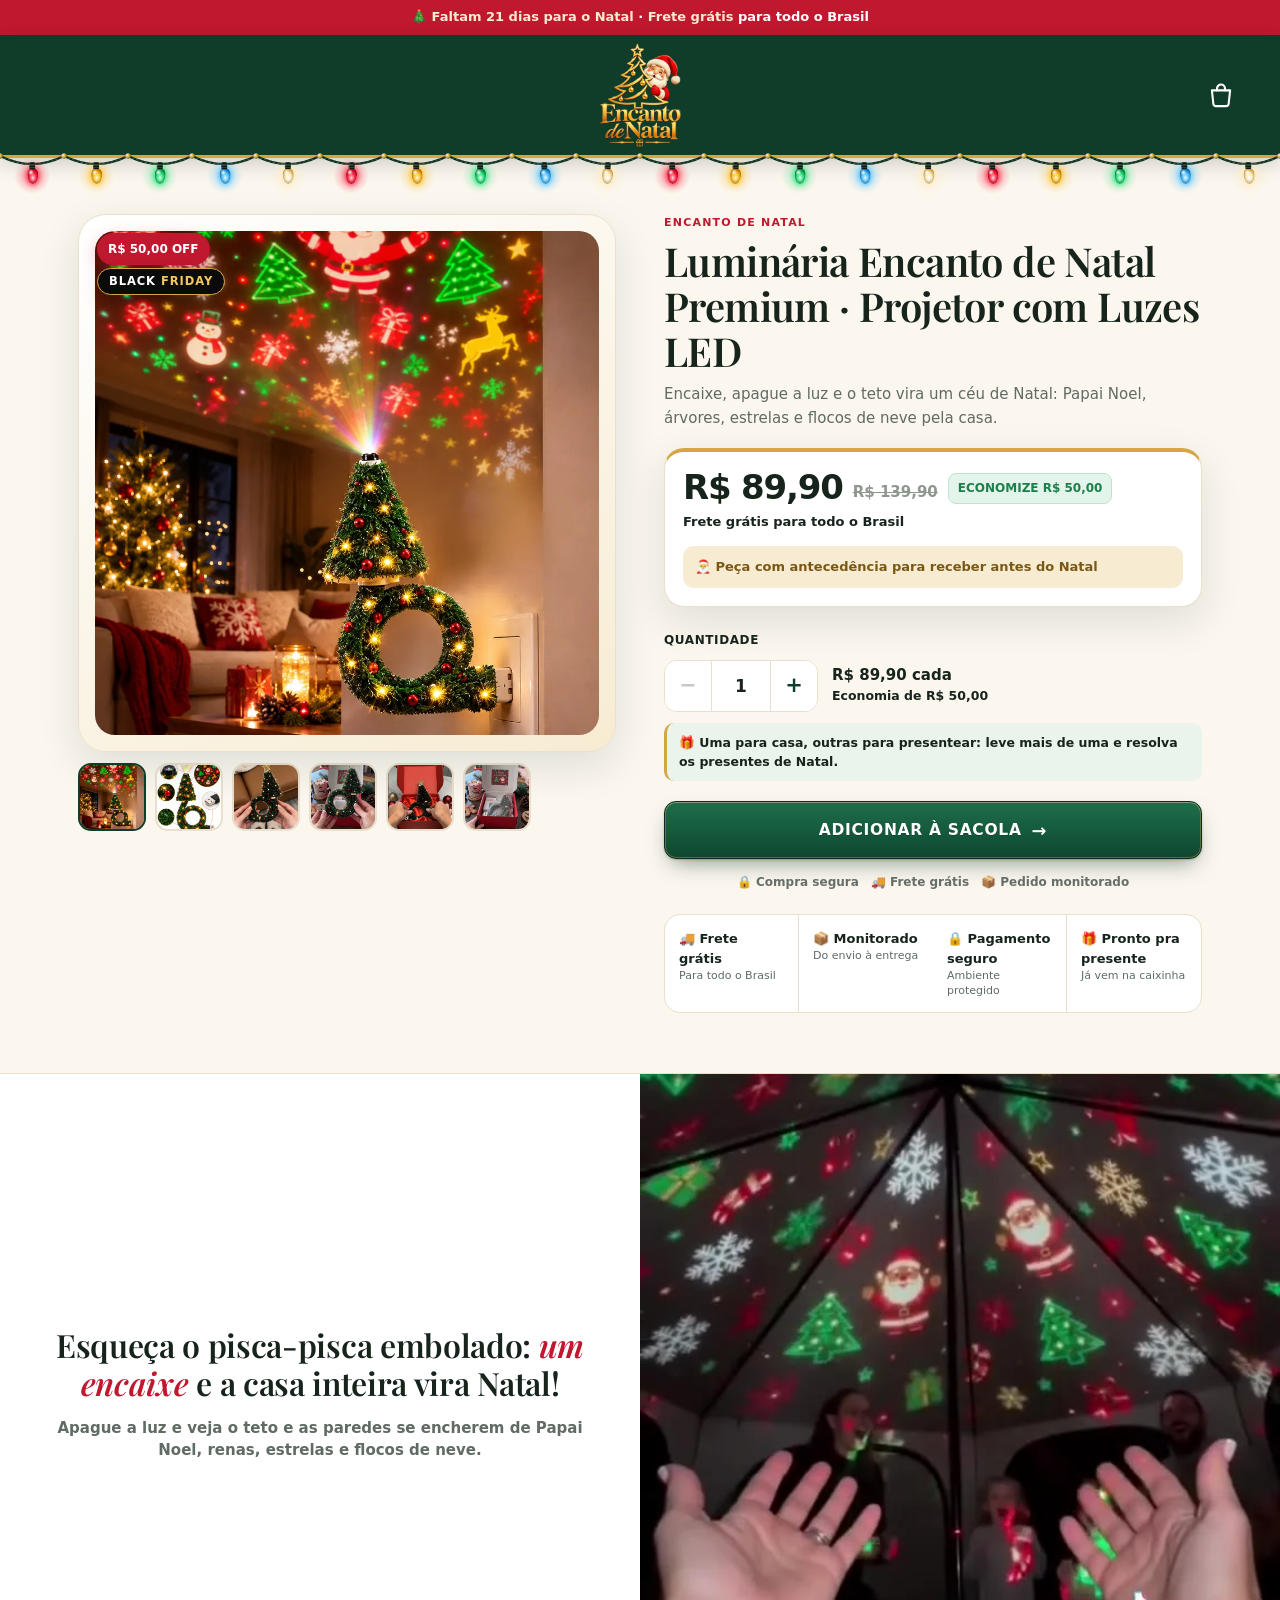
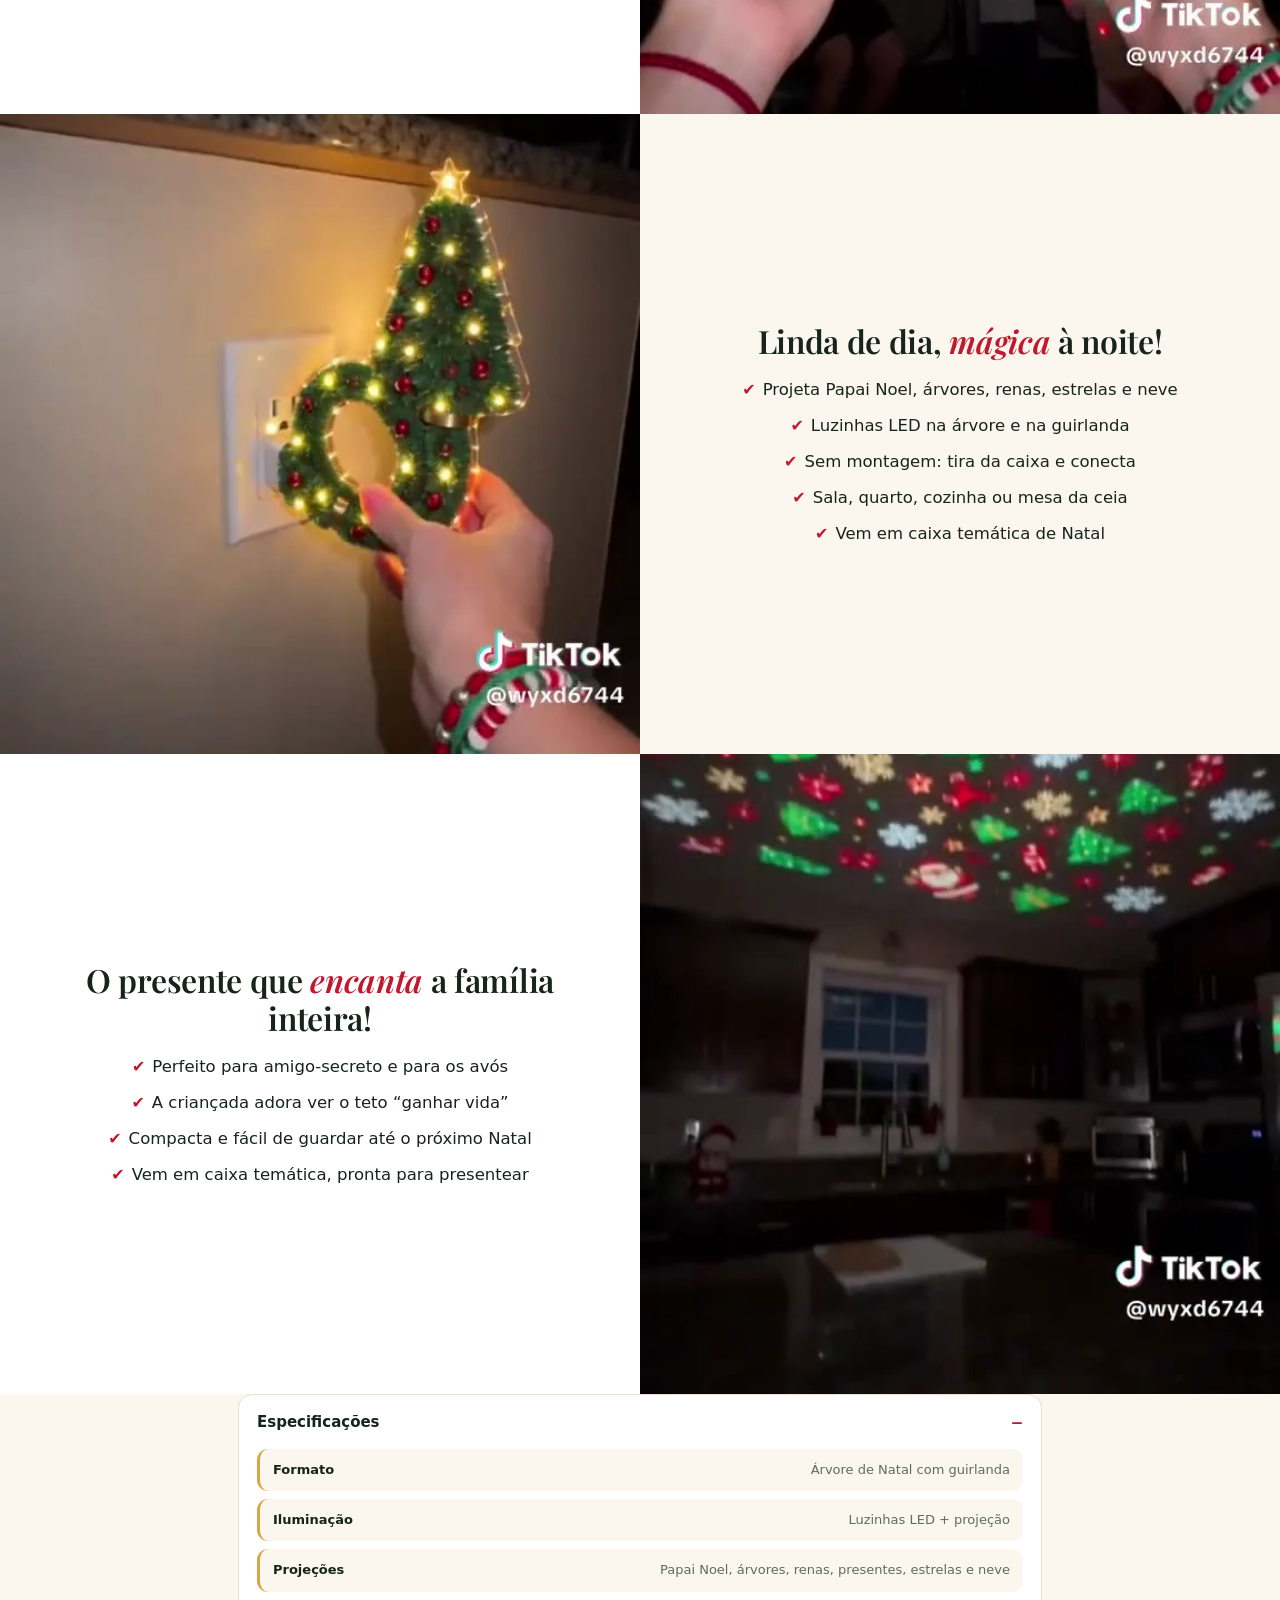
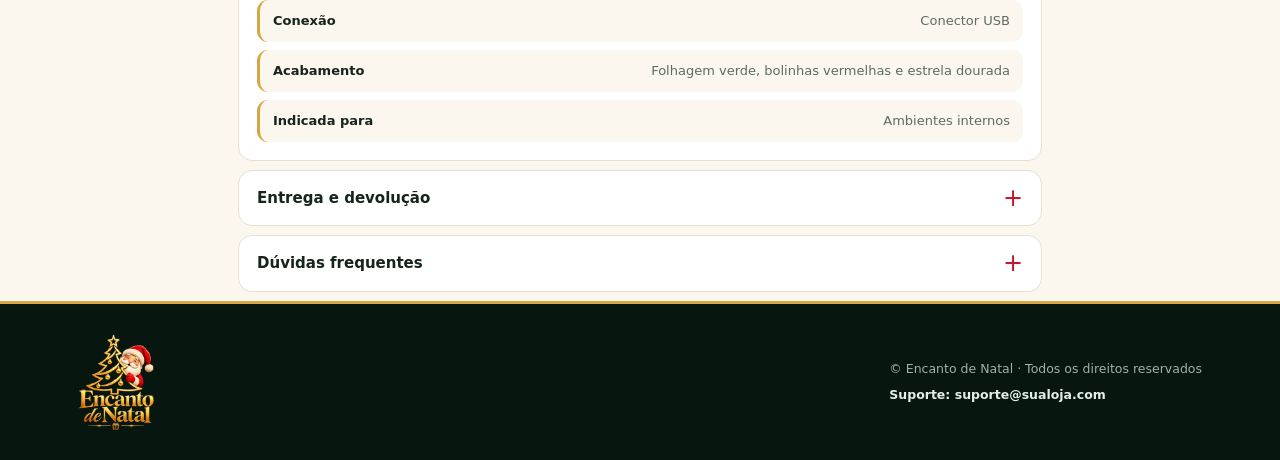
<file: produto.html>
<!DOCTYPE html>
<html lang="pt-BR">
<head>
<meta charset="UTF-8">
<meta name="viewport" content="width=device-width, initial-scale=1.0, viewport-fit=cover">
<meta name="theme-color" content="#0f3d2a">
<title>Comprar a Luminária Encanto de Natal Premium</title>
<link rel="icon" type="image/png" sizes="32x32" href="./img/icone-32.png">
<link rel="apple-touch-icon" sizes="180x180" href="./img/icone-180.png">
<meta name="description" content="Escolha a quantidade da sua Luminária Encanto de Natal Premium: árvore e guirlanda com luzinhas LED que projetam um céu de Natal no teto. Frete grátis para todo o Brasil.">
<link rel="preload" as="image" href="./img/hero-projecao.webp">
<link rel="preload" as="font" type="font/woff2" href="./fonts/playfair-display-latin-600-normal.woff2" crossorigin>
<link rel="stylesheet" href="./css/fontes.css">
<link rel="stylesheet" href="./css/botoes.css">
<link rel="stylesheet" href="./css/sacola.css">
<style>
/* ============================================================
   ENCANTO DE NATAL — Pagina do produto
   Mesma estrutura da pagina de produto da Navya, com a paleta e
   a tematica da oferta de Natal. Mobile first. Independente:
   sem CDN, sem fontes externas.
   Precos, modelos e sacola: js/loja.js (fonte unica).
   ============================================================ */

:root{
  --bg:#fbf6ee;
  --paper:#ffffff;
  --ink:#16241c;
  --muted:#5f6b63;
  --pine:#0f3d2a;
  --pine-2:#17573c;
  --red:#c0182f;
  --red-dark:#8e0f22;
  --gold:#d6a645;
  --gold-soft:#f7ecd2;
  --mint:#eaf3ec;
  --green-ok:#1d7f4b;
  --border:#eadfcd;
  --shadow:0 14px 40px rgba(15,61,42,.12);
  --radius:20px;
  --max:1180px;
  --serif:"Playfair Display",Georgia,"Times New Roman",serif;   /* css/fontes.css */
  --bar:calc(78px + env(safe-area-inset-bottom, 0px));
}

*{box-sizing:border-box;-webkit-tap-highlight-color:rgba(192,24,47,.12)}
html{scroll-behavior:smooth;-webkit-text-size-adjust:100%;scroll-padding-top:108px}
body{
  margin:0;
  font-family:Inter,ui-sans-serif,system-ui,-apple-system,BlinkMacSystemFont,"Segoe UI",Roboto,sans-serif;
  color:var(--ink);background:var(--bg);
  line-height:1.55;font-size:16px;overflow-x:hidden;
  padding-bottom:var(--bar)
}
img{max-width:100%;height:auto;display:block}
a{text-decoration:none;color:inherit}
button{font:inherit;color:inherit}
h1,h2,h3{margin:0}
h1,h2{font-family:var(--serif);font-weight:600}
:focus-visible{outline:3px solid var(--gold);outline-offset:3px;border-radius:6px}
.wrap{width:100%;padding:0 18px;margin:0 auto;max-width:var(--max)}

/* --- Topo (igual à landing) ----------------------------------- */
.announcement{
  background:var(--red);color:#fff;text-align:center;
  padding:7px 12px;font-weight:800;font-size:12px;line-height:1.3;
  white-space:nowrap;overflow:hidden;text-overflow:ellipsis
}
@media (max-width:560px){.announcement .so-desk{display:none}}
@media (min-width:700px){.announcement{padding:9px 16px;font-size:13px}}
.announcement b{color:var(--gold-soft)}

.brandbar{
  background:var(--pine);border-bottom:3px solid var(--gold);
  padding:8px 18px;display:flex;align-items:center;justify-content:center;
  position:sticky;top:0;z-index:50;
  box-shadow:0 6px 18px rgba(11,34,25,.18)
}
.brandbar>a{position:relative;z-index:2;display:block}
.logo{height:64px;width:auto}

/* pisca-pisca (o JS em js/enfeites.js monta as lâmpadas) */
.piscas{
  position:absolute;left:0;right:0;bottom:-44px;height:46px;
  overflow:hidden;pointer-events:none;z-index:1;
  background-repeat:repeat-x;background-position:0 0
}
.lamp{
  position:absolute;top:9px;width:12px;height:30px;
  transform-origin:6px 0;transform:rotate(var(--r,0deg))
}
.lamp:before{
  content:"";position:absolute;left:3px;top:0;width:6px;height:7px;z-index:2;
  border-radius:1.5px 1.5px 1px 1px;
  background:repeating-linear-gradient(180deg,#2b4234 0 1.4px,#0c1811 1.4px 2.4px);
  box-shadow:inset 1px 0 0 rgba(255,255,255,.14)
}
.vidro{
  position:absolute;left:.5px;top:6px;width:11px;height:16px;z-index:1;
  border-radius:50% 50% 50% 50% / 40% 40% 60% 60%;
  background:
    radial-gradient(ellipse 28% 20% at 33% 27%, rgba(255,255,255,.95), rgba(255,255,255,0)),
    radial-gradient(ellipse 62% 56% at 50% 62%, var(--hot) 0%, var(--c) 52%, var(--deep) 100%);
  box-shadow:0 0 5px 1px var(--c), inset 0 -2px 3px rgba(0,0,0,.22);
  animation:vidro var(--d,2.4s) ease-in-out var(--atraso,0s) infinite
}
.lamp:after{
  content:"";position:absolute;left:-13px;top:-5px;width:38px;height:38px;z-index:0;
  border-radius:50%;
  background:radial-gradient(circle, var(--glow) 0%, transparent 66%);
  animation:halo var(--d,2.4s) ease-in-out var(--atraso,0s) infinite
}
@keyframes vidro{0%,38%,72%,100%{opacity:1} 55%{opacity:.5}}
@keyframes halo {0%,38%,72%,100%{opacity:1} 55%{opacity:.06}}
@media (prefers-reduced-motion:reduce){.vidro,.lamp:after{animation:none}}

/* --- Galeria -------------------------------------------------- */
.galeria{padding:40px 0 0}
.galeria-principal{
  background:linear-gradient(150deg,#fff,var(--gold-soft));
  border:1px solid var(--border);border-radius:22px;
  padding:10px;box-shadow:var(--shadow);position:relative
}
.galeria-principal img{
  width:100%;aspect-ratio:1/1;object-fit:cover;border-radius:15px
}
.selo-desconto[hidden],.old[hidden],.discount[hidden]{display:none}
.selo-bf{top:53px;left:18px}
.selo-desconto{
  position:absolute;top:18px;left:18px;z-index:2;
  background:var(--red);color:#fff;font-weight:900;font-size:12px;
  padding:7px 11px;border-radius:99px;box-shadow:0 6px 16px rgba(192,24,47,.35)
}
.miniaturas{
  display:flex;gap:9px;margin-top:11px;
  overflow-x:auto;scrollbar-width:none;padding-bottom:2px
}
.miniaturas::-webkit-scrollbar{display:none}
.mini{
  flex:0 0 68px;width:68px;height:68px;padding:0;
  border:2px solid var(--border);border-radius:13px;overflow:hidden;
  background:#fff;cursor:pointer;appearance:none;-webkit-appearance:none;
  transition:border-color .15s ease
}
.mini img{width:100%;height:100%;object-fit:cover}
.mini.ativa{border-color:var(--pine);box-shadow:0 0 0 2px var(--gold) inset}

/* --- Bloco de compra ------------------------------------------ */
.compra{padding:22px 0 40px}
.categoria{
  font-size:11px;font-weight:900;text-transform:uppercase;
  letter-spacing:.11em;color:var(--red)
}
h1{font-size:clamp(26px,6.6vw,32px);line-height:1.12;letter-spacing:-.015em;margin:8px 0 10px}

.avaliacao{display:flex;align-items:center;gap:8px;font-size:13px;color:var(--muted);font-weight:700}
.avaliacao[hidden]{display:none}
.estrelas{color:var(--gold);letter-spacing:1px;font-size:15px}
.resumo-curto{font-size:15px;color:var(--muted);margin:0}

.preco-bloco{
  background:#fff;border:1px solid var(--border);border-radius:var(--radius);
  padding:18px;margin-top:18px;box-shadow:var(--shadow);border-top:4px solid var(--gold)
}
.price-line{display:flex;align-items:flex-end;gap:10px;flex-wrap:wrap}
.price{font-size:34px;font-weight:900;letter-spacing:-.035em;line-height:1}
.old{text-decoration:line-through;color:#8f978f;font-weight:700;font-size:15px}
.discount{
  background:#e3f4ea;color:#1d7f4b;border:1px solid #bfe3cc;
  padding:5px 9px;border-radius:8px;font-weight:900;font-size:12px
}
.parcela{font-size:13px;color:var(--ink);font-weight:800;margin-top:8px}
.aviso-natal{
  display:flex;gap:9px;align-items:center;background:var(--gold-soft);color:#7a5714;
  padding:11px 12px;border-radius:11px;font-weight:800;font-size:13px;margin:14px 0 0
}

/* --- Seletores ------------------------------------------------ */
.grupo{margin-top:24px}
.grupo[hidden]{display:none}
.grupo-titulo{
  font-size:12px;font-weight:900;letter-spacing:.05em;
  text-transform:uppercase;margin-bottom:10px;
  display:flex;align-items:center;gap:7px;flex-wrap:wrap
}
.grupo-titulo em{font-style:normal;color:var(--muted);font-weight:800;text-transform:none;letter-spacing:0}

/* modelos (só aparece se houver mais de um em js/loja.js) */
.cores{display:flex;gap:10px;flex-wrap:wrap}
.cor{
  min-width:54px;padding:0;border:0;background:none;cursor:pointer;
  appearance:none;-webkit-appearance:none;text-align:center
}
.cor-bola{
  display:block;width:44px;height:44px;margin:0 auto 5px;border-radius:50%;
  border:2px solid #d6cbb8;box-shadow:inset 0 -5px 10px rgba(0,0,0,.07);
  transition:border-color .15s ease, transform .15s ease
}
.cor-nome{display:block;font-size:11px;font-weight:800;color:var(--muted)}
.cor.ativa .cor-bola{border-color:var(--pine);transform:scale(1.06);box-shadow:0 0 0 3px var(--gold-soft), inset 0 -5px 10px rgba(0,0,0,.07)}
.cor.ativa .cor-nome{color:var(--pine)}

/* quantidade */
.qtd-linha{display:flex;align-items:center;gap:14px;flex-wrap:wrap}
.stepper{
  display:flex;align-items:center;flex:0 0 auto;
  border:1.5px solid var(--border);border-radius:13px;
  background:#fff;overflow:hidden
}
.step{
  width:46px;height:50px;border:0;background:#fff;
  font-size:21px;font-weight:900;color:var(--pine);cursor:pointer;
  display:flex;align-items:center;justify-content:center;
  appearance:none;-webkit-appearance:none;line-height:1
}
.step:active{background:var(--mint)}
.step:disabled{color:#c5c9bf;cursor:default}
.step-input{
  width:60px;height:50px;
  border:0;border-left:1.5px solid var(--border);border-right:1.5px solid var(--border);
  text-align:center;font-size:17px;font-weight:900;font-family:inherit;
  color:var(--ink);background:#fff;
  -moz-appearance:textfield;appearance:textfield
}
.step-input::-webkit-outer-spin-button,
.step-input::-webkit-inner-spin-button{-webkit-appearance:none;margin:0}
.step-input:focus{outline:2px solid var(--gold);outline-offset:-2px}
.qtd-resumo{line-height:1.3;min-width:0}
.qtd-resumo b{display:block;font-size:15px;font-weight:900}
.qtd-resumo span{font-size:12.5px;color:var(--ink);font-weight:800}
.qtd-dica{
  margin:11px 0 0;padding:10px 12px;
  font-size:12.5px;font-weight:700;color:var(--ink);
  background:var(--mint);border-radius:10px;border-left:3px solid var(--gold)
}
.qtd-dica b{color:var(--ink)}

/* --- Botao: estilo em css/botoes.css; aqui só o espaço acima --- */
.compra .cta{margin-top:20px;min-height:58px}
.micro{
  display:flex;justify-content:center;gap:12px;flex-wrap:wrap;
  margin-top:14px;color:#66706a;font-size:12px;font-weight:700
}

/* --- Selos ---------------------------------------------------- */
.selos{
  display:grid;grid-template-columns:1fr 1fr;background:#fff;
  border:1px solid var(--border);border-radius:16px;overflow:hidden;margin-top:22px
}
.selo{padding:14px;border-right:1px solid var(--border)}
.selo:nth-child(2n){border-right:0}
.selo:nth-child(-n+2){border-bottom:1px solid var(--border)}
.selo b{display:block;font-size:13px}
.selo span{font-size:11px;color:var(--muted);line-height:1.3;display:block}

/* --- Descricao visual (blocos alternados) --------------------- */
.descricao{background:#fff;border-top:1px solid var(--border)}
.desc-bloco{display:grid;grid-template-columns:1fr;align-items:center;background:#fff}
.desc-bloco:nth-child(2){background:var(--bg)}
.desc-bloco .desc-img{order:1}
.desc-bloco .desc-texto{order:2}
.desc-img img{width:100%;display:block;aspect-ratio:1/1;object-fit:cover}
.desc-texto{padding:34px 22px;text-align:center}
.desc-texto h3{
  font-family:var(--serif);
  font-size:clamp(22px,5.8vw,28px);font-weight:600;
  line-height:1.2;letter-spacing:-.01em;margin:0
}
.desc-texto h3 em{font-style:italic;color:var(--red)}
.desc-sub{font-size:15px;color:var(--muted);font-weight:600;margin:14px 0 0;line-height:1.5}
.desc-lista{list-style:none;padding:0;margin:18px 0 0;display:grid;gap:12px}
.desc-lista li{font-size:15.5px;line-height:1.45;text-align:center}
.desc-lista li b{color:var(--red);font-weight:900;margin-right:7px;font-size:16px}

/* --- Abas de conteudo ----------------------------------------- */
.detalhes{padding:46px 0}
details{
  background:#fff;border:1px solid var(--border);border-radius:14px;
  margin-bottom:9px;overflow:hidden
}
summary{
  cursor:pointer;font-weight:800;list-style:none;position:relative;
  padding:17px 46px 17px 18px;font-size:15px;line-height:1.35
}
summary::-webkit-details-marker{display:none}
summary:after{
  content:"+";position:absolute;right:18px;top:50%;transform:translateY(-50%);
  font-size:24px;color:var(--red);font-weight:400;line-height:1
}
details[open] summary:after{content:"–"}
.det-corpo{padding:0 18px 18px}
.det-corpo p{color:var(--muted);margin:0 0 12px;font-size:14px}
.det-corpo p:last-child{margin-bottom:0}
.det-corpo p b{color:var(--ink)}
.det-lista{display:grid;gap:8px}
.det-item{
  display:flex;justify-content:space-between;gap:12px;
  padding:11px 13px;background:var(--bg);border-radius:11px;font-size:13px;
  border-left:3px solid var(--gold)
}
.det-item b{font-weight:800}
.det-item span{color:var(--muted);text-align:right}

/* --- Avaliacoes ------------------------------------------------
   A secao inteira fica escondida enquanto AVALIACOES estiver
   vazio. Preencha só com avaliações reais deste produto. */
.avaliacoes{background:#fff;border-top:1px solid var(--border);padding:44px 0}
.avaliacoes[hidden]{display:none}
.av-cabeca{text-align:center;max-width:720px;margin:0 auto 24px}
.av-cabeca .kicker{font-size:11px;font-weight:900;text-transform:uppercase;color:var(--red);letter-spacing:.11em}
.av-cabeca h2{font-size:clamp(25px,6.2vw,34px);line-height:1.12;letter-spacing:-.015em;margin:9px 0 0}
.av-resumo{
  display:flex;flex-direction:column;gap:18px;align-items:center;
  background:var(--bg);border:1px solid var(--border);border-radius:var(--radius);
  padding:22px;margin-bottom:20px
}
.av-nota{text-align:center;flex:0 0 auto}
.av-nota b{display:block;font-size:46px;font-weight:900;line-height:1;letter-spacing:-.04em;color:var(--pine)}
.av-nota .av-estrelas{font-size:19px;margin:5px 0 3px}
.av-nota small{font-size:12.5px;color:var(--muted);font-weight:700}
.av-estrelas{color:var(--gold);letter-spacing:2px;line-height:1}
.av-barras{width:100%;max-width:340px;display:grid;gap:6px}
.av-barra{display:flex;align-items:center;gap:9px;font-size:12px;font-weight:800;color:var(--muted)}
.av-barra .lab{width:26px;flex:0 0 26px}
.av-barra .trilho{flex:1;height:7px;background:var(--mint);border-radius:99px;overflow:hidden}
.av-barra .cheio{height:100%;background:linear-gradient(90deg,var(--pine-2),var(--gold));border-radius:99px}
.av-barra .num{width:22px;text-align:right;flex:0 0 22px}
.av-grid{display:grid;grid-template-columns:1fr;gap:14px}
.av-card{
  background:#fff;border:1px solid var(--border);border-radius:16px;
  padding:16px;box-shadow:0 4px 14px rgba(15,61,42,.05)
}
.av-card[hidden]{display:none}
.av-top{display:flex;align-items:center;gap:10px;margin-bottom:9px}
.av-avatar{
  width:38px;height:38px;flex:0 0 38px;border-radius:50%;
  background:var(--pine);color:var(--gold);
  display:flex;align-items:center;justify-content:center;
  font-weight:900;font-size:15px;text-transform:uppercase
}
.av-quem{flex:1;min-width:0;line-height:1.3}
.av-nome{display:block;font-size:13.5px;font-weight:900}
.av-selo{display:inline-flex;align-items:center;gap:4px;font-size:11px;font-weight:800;color:var(--green-ok)}
.av-data{font-size:11.5px;color:var(--muted);font-weight:700;white-space:nowrap}
.av-card .av-estrelas{font-size:14px;margin-bottom:8px}
.av-texto{font-size:14.5px;margin:0;line-height:1.5}
.av-midia{display:flex;gap:8px;flex-wrap:wrap;margin-top:12px}
.av-thumb{
  width:66px;height:66px;padding:0;position:relative;flex:0 0 66px;
  border:1px solid var(--border);border-radius:11px;overflow:hidden;
  background:var(--bg);cursor:pointer;appearance:none;-webkit-appearance:none
}
.av-thumb img{width:100%;height:100%;object-fit:cover;display:block}
.av-play{
  position:absolute;inset:0;display:flex;align-items:center;justify-content:center;
  background:rgba(11,34,25,.35)
}
.av-play span{
  width:28px;height:28px;border-radius:50%;background:rgba(255,255,255,.94);
  color:var(--red);display:flex;align-items:center;justify-content:center;
  font-size:11px;padding-left:2px;font-weight:900
}
.av-mais{
  display:block;width:100%;margin-top:18px;min-height:52px;
  border:1.5px solid var(--pine);background:#fff;border-radius:14px;
  color:var(--pine);font-weight:900;font-size:15px;cursor:pointer;
  appearance:none;-webkit-appearance:none
}
.av-mais:active{background:var(--mint)}
.av-mais[hidden]{display:none}

/* visor de foto/video em tela cheia */
.visor{
  position:fixed;inset:0;z-index:300;
  background:rgba(7,23,16,.94);
  display:flex;align-items:center;justify-content:center;
  padding:calc(58px + env(safe-area-inset-top,0px)) 16px calc(44px + env(safe-area-inset-bottom,0px));
  opacity:0;visibility:hidden;transition:opacity .2s ease,visibility .2s ease
}
.visor.aberto{opacity:1;visibility:visible}
.visor img,.visor video{max-width:100%;max-height:100%;border-radius:14px;object-fit:contain;background:#000}
.visor-fechar,.visor-nav{
  position:absolute;border:0;border-radius:50%;
  background:rgba(255,255,255,.16);color:#fff;cursor:pointer;
  display:flex;align-items:center;justify-content:center;
  appearance:none;-webkit-appearance:none
}
.visor-fechar{top:calc(12px + env(safe-area-inset-top,0px));right:14px;width:44px;height:44px;font-size:19px}
.visor-nav{top:50%;transform:translateY(-50%);width:46px;height:46px;font-size:20px}
.visor-ant{left:10px}
.visor-prox{right:10px}
.visor-conta{
  position:absolute;bottom:calc(14px + env(safe-area-inset-bottom,0px));left:0;right:0;
  text-align:center;color:#fff;font-size:12.5px;font-weight:800;opacity:.85
}

/* --- Rodape --------------------------------------------------- */
footer{background:#071710;color:#9fb3a7;padding:30px 0;font-size:12.5px;border-top:3px solid var(--gold)}
.footer-inner{display:flex;flex-direction:column;align-items:center;gap:14px;text-align:center}
.footer-inner img{height:96px;width:auto}
.footer-txt{display:flex;flex-direction:column;gap:7px}
.footer-txt a{color:#e4efe8;font-weight:700}

/* --- Barra fixa (verde, igual à da landing) -------------------- */
.sticky-mobile{
  display:flex;position:fixed;bottom:0;left:0;right:0;z-index:100;
  background:rgba(255,255,255,.95);
  -webkit-backdrop-filter:blur(14px);backdrop-filter:blur(14px);
  border-top:1px solid var(--border);
  padding:10px 14px calc(10px + env(safe-area-inset-bottom, 0px));
  gap:12px;align-items:center;
  box-shadow:0 -6px 24px rgba(15,61,42,.10)
}
.sticky-price{min-width:92px;line-height:1.15}
.sticky-price b{display:block;font-size:19px;font-weight:900;letter-spacing:-.02em}
.sticky-price span{font-size:11px;color:var(--muted)}
.sticky-mobile .cta{min-height:50px;padding:13px 12px;font-size:14px;white-space:nowrap}

/* ============================================================
   TABLET / DESKTOP
   ============================================================ */
@media (min-width:700px){
  .wrap{padding:0 28px}
  .logo{height:76px}
  .av-grid{grid-template-columns:1fr 1fr}
  .av-resumo{flex-direction:row;justify-content:center;gap:40px;padding:26px}
  .selos{grid-template-columns:repeat(4,1fr)}
  .selo{border-right:1px solid var(--border)}
  .selo:nth-child(-n+2){border-bottom:0}
  .selo:last-child{border-right:0}
  .footer-inner{flex-direction:row;justify-content:space-between;text-align:left}
}

@media (min-width:1000px){
  body{padding-bottom:0}
  html{scroll-padding-top:148px}
  .sticky-mobile{display:none}
  .logo{height:104px}
  .produto-grid{
    display:grid;grid-template-columns:1fr 1fr;
    gap:48px;align-items:start;padding:56px 28px 60px
  }
  /* fica parada ao lado enquanto rola o bloco de compra, abaixo do topo fixo */
  .galeria{padding:0;position:sticky;top:150px}
  .compra{padding:0}
  .galeria-principal{padding:16px;border-radius:28px}
  .galeria-principal img{border-radius:20px}
  h1{font-size:40px}
  .detalhes{max-width:860px;margin:0 auto}
  .avaliacoes{padding:70px 0}
  .av-grid{grid-template-columns:repeat(3,1fr)}
  .av-mais{max-width:340px;margin-left:auto;margin-right:auto}
}

@media (min-width:880px){
  .desc-bloco{grid-template-columns:1fr 1fr}
  .desc-bloco .desc-texto{order:1;padding:60px 52px}
  .desc-bloco .desc-img{order:2}
  .desc-bloco.inverso .desc-img{order:1}
  .desc-bloco.inverso .desc-texto{order:2}
  .desc-texto h3{font-size:32px}
  .desc-lista li{font-size:16.5px}
}
</style>
</head>
<body>

<div class="announcement">🎄 <span id="faltam"></span><b>Frete grátis</b><span class="so-desk"> para todo o Brasil</span></div>

<header class="brandbar">
  <a href="/" aria-label="Página inicial">
    <img class="logo" src="./img/logo-encanto.webp" alt="Encanto de Natal" width="238" height="300">
  </a>
  <button type="button" class="carrinho-btn" onclick="abrirCarrinho()" aria-label="Abrir sacola">
    <svg viewBox="0 0 24 24" fill="none" stroke="currentColor" stroke-width="1.8"
         stroke-linecap="round" stroke-linejoin="round" aria-hidden="true" focusable="false">
      <path d="M4.2 8h15.6l-1.25 11.6a2.2 2.2 0 0 1-2.19 1.9H7.64a2.2 2.2 0 0 1-2.19-1.9z"/>
      <path d="M8.6 8V6.4a3.4 3.4 0 0 1 6.8 0V8"/>
    </svg>
    <span class="carrinho-contador" id="cartContador" hidden>0</span>
  </button>
  <div class="piscas" aria-hidden="true"></div>
</header>

<main class="wrap produto-grid">

  <!-- ===== GALERIA ===== -->
  <div class="galeria">
    <div class="galeria-principal">
      <span class="selo-desconto" id="seloDesconto">R$ 50,00 OFF</span>
      <span class="selo-bf" aria-label="Oferta de Black Friday">BLACK <b>FRIDAY</b></span>
      <img id="fotoPrincipal" src="./img/galeria-projecao-sala.webp" alt="Luminária Encanto de Natal Premium acesa na tomada da sala, projetando Papai Noel, renas, presentes, estrelas e flocos de neve no teto" width="900" height="1124" fetchpriority="high">
    </div>
    <div class="miniaturas" id="miniaturas">
      <button type="button" class="mini ativa" onclick="trocarFoto(this,'./img/galeria-projecao-sala.webp')" aria-label="Foto 1: projeção no teto">
        <img src="./img/galeria-projecao-sala.webp" alt="" loading="lazy">
      </button>
      <button type="button" class="mini" onclick="trocarFoto(this,'./img/galeria-detalhes.webp')" aria-label="Foto 2: detalhes">
        <img src="./img/galeria-detalhes.webp" alt="" loading="lazy">
      </button>
      <button type="button" class="mini" onclick="trocarFoto(this,'./img/galeria-maos-acesa.webp')" aria-label="Foto 3: luzinhas acesas">
        <img src="./img/galeria-maos-acesa.webp" alt="" loading="lazy">
      </button>
      <button type="button" class="mini" onclick="trocarFoto(this,'./img/galeria-maos-caixa.webp')" aria-label="Foto 4: o produto">
        <img src="./img/galeria-maos-caixa.webp" alt="" loading="lazy">
      </button>
      <button type="button" class="mini" onclick="trocarFoto(this,'./img/galeria-caixa-vermelha.webp')" aria-label="Foto 5: caixa de presente">
        <img src="./img/galeria-caixa-vermelha.webp" alt="" loading="lazy">
      </button>
      <button type="button" class="mini" onclick="trocarFoto(this,'./img/galeria-embalagem.webp')" aria-label="Foto 6: embalagem">
        <img src="./img/galeria-embalagem.webp" alt="" loading="lazy">
      </button>
    </div>
  </div>

  <!-- ===== COMPRA ===== -->
  <div class="compra">
    <div class="categoria">Encanto de Natal</div>
    <h1>Luminária Encanto de Natal Premium · Projetor com Luzes LED</h1>

    <!-- aparece sozinho quando houver avaliações reais -->
    <div class="avaliacao" id="avaliacaoTopo" hidden>
      <span class="estrelas">★★★★★</span>
      <a href="#avaliacoes"><span id="avResumoTopo"></span></a>
    </div>

    <p class="resumo-curto">Encaixe, apague a luz e o teto vira um céu de Natal: Papai Noel, árvores, estrelas e flocos de neve pela casa.</p>

    <div class="preco-bloco">
      <div class="price-line">
        <span class="price" id="preco">R$ 89,90</span>
        <span class="old" id="precoAntigo">R$ 139,90</span>
        <span class="discount" id="badgeDesconto">ECONOMIZE R$ 50,00</span>
      </div>
      <div class="parcela" id="parcela">Frete grátis para todo o Brasil</div>
      <div class="aviso-natal">🎅 Peça com antecedência para receber antes do Natal</div>
    </div>

    <!-- modelo: escondido enquanto houver um modelo só em js/loja.js -->
    <div class="grupo" id="grupoModelo" hidden>
      <div class="grupo-titulo">Modelo: <em id="corEscolhida"></em></div>
      <div class="cores" id="cores"></div>
    </div>

    <!-- quantidade -->
    <div class="grupo">
      <div class="grupo-titulo">Quantidade</div>
      <div class="qtd-linha">
        <div class="stepper">
          <button type="button" class="step" id="btnMenos" onclick="mudarQtd(-1)" aria-label="Diminuir quantidade">−</button>
          <input class="step-input" id="qtd" type="number" min="1" max="99" step="1" value="1"
                 inputmode="numeric" aria-label="Quantidade"
                 oninput="aplicarQtd(this.value)" onchange="aplicarQtd(this.value, true)">
          <button type="button" class="step" onclick="mudarQtd(1)" aria-label="Aumentar quantidade">+</button>
        </div>
        <div class="qtd-resumo">
          <b id="qtdUnit">R$ 89,90 cada</b>
          <span id="qtdEconomia">&nbsp;</span>
        </div>
      </div>
      <p class="qtd-dica" id="qtdDica"></p>
    </div>

    <button type="button" class="cta" onclick="adicionarAoCarrinho()">ADICIONAR À SACOLA <span class="cta-seta" aria-hidden="true">→</span></button>

    <div class="micro">
      <span>🔒 Compra segura</span>
      <span>🚚 Frete grátis</span>
      <span>📦 Pedido monitorado</span>
    </div>

    <div class="selos">
      <div class="selo"><b>🚚 Frete grátis</b><span>Para todo o Brasil</span></div>
      <div class="selo"><b>📦 Monitorado</b><span>Do envio à entrega</span></div>
      <div class="selo"><b>🔒 Pagamento seguro</b><span>Ambiente protegido</span></div>
      <div class="selo"><b>🎁 Pronto pra presente</b><span>Já vem na caixinha</span></div>
    </div>
  </div>

</main>

<!-- ===== DESCRICAO VISUAL (blocos alternados) ===== -->
<section class="descricao">

  <div class="desc-bloco">
    <div class="desc-texto">
      <h3>Esqueça o pisca-pisca embolado: <em>um encaixe</em> e a casa inteira vira Natal!</h3>
      <p class="desc-sub">Apague a luz e veja o teto e as paredes se encherem de Papai Noel, renas, estrelas e flocos de neve.</p>
    </div>
    <div class="desc-img">
      <img src="./img/familia-encantada.webp" alt="Família sob uma tenda iluminada por projeções de Natal" width="576" height="720" loading="lazy" decoding="async">
    </div>
  </div>

  <div class="desc-bloco inverso">
    <div class="desc-img">
      <img src="./img/arvore-acesa.webp" alt="Luminária Encanto de Natal Premium acesa na parede, com luzinhas LED" width="576" height="720" loading="lazy" decoding="async">
    </div>
    <div class="desc-texto">
      <h3>Linda de dia, <em>mágica</em> à noite!</h3>
      <ul class="desc-lista">
        <li><b>✔</b>Projeta Papai Noel, árvores, renas, estrelas e neve</li>
        <li><b>✔</b>Luzinhas LED na árvore e na guirlanda</li>
        <li><b>✔</b>Sem montagem: tira da caixa e conecta</li>
        <li><b>✔</b>Sala, quarto, cozinha ou mesa da ceia</li>
        <li><b>✔</b>Vem em caixa temática de Natal</li>
      </ul>
    </div>
  </div>

  <div class="desc-bloco">
    <div class="desc-texto">
      <h3>O presente que <em>encanta</em> a família inteira!</h3>
      <ul class="desc-lista">
        <li><b>✔</b>Perfeito para amigo-secreto e para os avós</li>
        <li><b>✔</b>A criançada adora ver o teto “ganhar vida”</li>
        <li><b>✔</b>Compacta e fácil de guardar até o próximo Natal</li>
        <li><b>✔</b>Vem em caixa temática, pronta para presentear</li>
      </ul>
    </div>
    <div class="desc-img">
      <img src="./img/cozinha-teto.webp" alt="Teto da cozinha coberto de projeções de Natal" width="576" height="768" loading="lazy" decoding="async">
    </div>
  </div>

</section>

<!-- ===== DETALHES ===== -->
<!-- CONFIRA as especificações com o fornecedor antes de publicar. -->
<div class="wrap detalhes">
  <details open>
    <summary>Especificações</summary>
    <div class="det-corpo">
      <div class="det-lista">
        <div class="det-item"><b>Formato</b><span>Árvore de Natal com guirlanda</span></div>
        <div class="det-item"><b>Iluminação</b><span>Luzinhas LED + projeção</span></div>
        <div class="det-item"><b>Projeções</b><span>Papai Noel, árvores, renas, presentes, estrelas e neve</span></div>
        <div class="det-item"><b>Conexão</b><span>Conector USB</span></div>
        <div class="det-item"><b>Acabamento</b><span>Folhagem verde, bolinhas vermelhas e estrela dourada</span></div>
        <div class="det-item"><b>Indicada para</b><span>Ambientes internos</span></div>
      </div>
    </div>
  </details>

  <details>
    <summary>Entrega e devolução</summary>
    <div class="det-corpo">
      <p>Frete grátis para todo o Brasil, com pedido monitorado do envio até a entrega. O prazo para o seu CEP aparece na finalização do pedido.</p>
      <p>Perto do Natal a procura aumenta: para garantir a entrega a tempo, faça o pedido com antecedência.</p>
      <p>Caso o produto chegue com algum problema, entre em contato para combinarmos a troca ou devolução.</p>
    </div>
  </details>

  <details>
    <summary>Dúvidas frequentes</summary>
    <div class="det-corpo">
      <p><b>Como funciona a projeção?</b><br>Ao conectar a árvore, as luzinhas acendem e a projeção é lançada no ambiente. Com a luz do cômodo apagada, os desenhos aparecem no teto e nas paredes. Quanto mais escuro, mais nítido.</p>
      <p><b>Precisa de pilha?</b><br>Não. A peça tem conector USB: basta ligar em um carregador USB de tomada ou outra fonte USB.</p>
      <p><b>Precisa montar?</b><br>Não. Ela já vem pronta, com as bolinhas e as luzinhas no lugar.</p>
      <p><b>Serve para presente?</b><br>Sim! Vem em caixa temática de Natal.</p>
    </div>
  </details>
</div>

<!-- ===== AVALIAÇÕES (escondida até existirem avaliações reais) ===== -->
<section class="avaliacoes" id="avaliacoes" hidden>
  <div class="wrap">
    <div class="av-cabeca">
      <div class="kicker">Quem já comprou</div>
      <h2>O que os clientes estão dizendo</h2>
    </div>
    <div class="av-resumo">
      <div class="av-nota">
        <b id="avMedia"></b>
        <div class="av-estrelas">★★★★★</div>
        <small id="avTotal"></small>
      </div>
      <div class="av-barras" id="avBarras"></div>
    </div>
    <div class="av-grid" id="avGrid"></div>
    <button type="button" class="av-mais" id="avMais" onclick="verTodasAvaliacoes()"></button>
  </div>
</section>

<!-- visor de foto/vídeo -->
<div class="visor" id="visor" onclick="fecharVisor(event)">
  <button type="button" class="visor-fechar" onclick="fecharVisor()" aria-label="Fechar">✕</button>
  <button type="button" class="visor-nav visor-ant" onclick="navegarVisor(event,-1)" aria-label="Anterior">‹</button>
  <div id="visorAlvo"></div>
  <button type="button" class="visor-nav visor-prox" onclick="navegarVisor(event,1)" aria-label="Próxima">›</button>
  <div class="visor-conta" id="visorConta"></div>
</div>

<footer>
  <div class="wrap footer-inner">
    <img src="./img/logo-encanto.webp" alt="Encanto de Natal" width="238" height="300" loading="lazy">
    <div class="footer-txt">
      <span>© Encanto de Natal · Todos os direitos reservados</span>
      <!-- troque pelo e-mail de suporte desta loja -->
      <a href="mailto:suporte@sualoja.com">Suporte: suporte@sualoja.com</a>
    </div>
  </div>
</footer>

<!-- ===== BARRA FIXA ===== -->
<div class="sticky-mobile">
  <div class="sticky-price">
    <b id="stickyPreco">R$ 89,90</b>
    <span id="stickyResumo">1 unidade</span>
  </div>
  <button type="button" class="cta" onclick="adicionarAoCarrinho()">ADICIONAR À SACOLA <span class="cta-seta" aria-hidden="true">→</span></button>
</div>

<!-- preços, modelos e sacola ficam em um arquivo só, compartilhado com a landing e o checkout -->
<script src="./js/pixel.js"></script>
<script src="./js/loja.js"></script>
<script src="./js/enfeites.js"></script>
<script src="./js/sacola.js"></script>
<script>
var corAtual = COR_PADRAO;
var qtdAtual = 1;

function trocarFoto(botao, src){
  var foto = document.getElementById("fotoPrincipal");
  foto.src = src;
  /* descrição para leitor de tela acompanha a foto escolhida */
  foto.alt = "Luminária Encanto de Natal Premium: " + (botao.getAttribute("aria-label") || "").replace(/^Foto \d+:\s*/, "");
  document.querySelectorAll(".mini").forEach(function(b){
    b.classList.toggle("ativa", b === botao);
  });
}

/* Seletor de modelo: só aparece com mais de um modelo em js/loja.js. */
function montarModelos(){
  var nomes = Object.keys(CORES_HEX);
  if (nomes.length < 2) return;
  var html = "";
  nomes.forEach(function(nome){
    html +=
      '<button type="button" class="cor' + (nome === corAtual ? " ativa" : "") + '" ' +
        'data-cor="' + nome + '" onclick="escolherCor(this)">' +
        '<span class="cor-bola" style="background:' + CORES_HEX[nome] + '"></span>' +
        '<span class="cor-nome">' + nome + '</span>' +
      '</button>';
  });
  document.getElementById("cores").innerHTML = html;
  document.getElementById("corEscolhida").textContent = corAtual;
  document.getElementById("grupoModelo").hidden = false;
}

function escolherCor(botao){
  corAtual = botao.getAttribute("data-cor");
  document.getElementById("corEscolhida").textContent = corAtual;
  document.querySelectorAll(".cor").forEach(function(b){
    b.classList.toggle("ativa", b === botao);
  });
  atualizarResumo();
}

/* Dica das faixas de preço, montada a partir da tabela do
   js/loja.js: mudou o preço lá, a frase acompanha. */
function montarDica(){
  var dica = document.getElementById("qtdDica");
  if (!temDescontoPorQuantidade()){
    dica.innerHTML = "🎁 Uma para casa, outras para presentear: leve mais de uma e resolva os presentes de Natal.";
    return;
  }
  var partes = [];
  Object.keys(TOTAIS).map(Number).sort(function(a,b){ return a - b; }).forEach(function(q){
    if (q > 1) partes.push("<b>" + q + " un.</b> por " + brl(TOTAIS[q]));
  });
  var acima = Math.max.apply(null, Object.keys(TOTAIS).map(Number)) + 1;
  partes.push("<b>" + acima + " ou mais</b> por apenas " + brl(UNIT_ACIMA) + " cada");
  dica.innerHTML = "🎁 Uma para casa, outras para presentear: leve " + partes.join(" · ");
}

function mudarQtd(passo){
  aplicarQtd(qtdAtual + passo, true);
}

/* corrigir = true ajusta o campo quando o valor e invalido.
   Enquanto a pessoa digita (corrigir = false) o campo nao e mexido,
   senao apagar o numero para redigitar fica impossivel. */
function aplicarQtd(valor, corrigir){
  var campo = document.getElementById("qtd");
  var q = parseInt(valor, 10);

  if (isNaN(q) || q < 1){
    if (!corrigir) return;
    q = 1;
  }
  if (q > QTD_MAX) q = QTD_MAX;

  qtdAtual = q;
  if (campo.value !== String(q)) campo.value = q;
  document.getElementById("btnMenos").disabled = (q <= 1);

  var total    = precoTotal(q);
  var unit     = total / q;
  var cheio    = PRECO_CHEIO * q;
  var economia = cheio - total;

  var comDesconto = temDesconto(q);

  document.getElementById("preco").textContent         = brl(total);
  document.getElementById("precoAntigo").textContent   = brl(cheio);
  document.getElementById("badgeDesconto").textContent = "ECONOMIZE " + brl(economia);
  document.getElementById("seloDesconto").textContent  = brl(economia) + " OFF";
  /* sem desconto real: some riscado, selos e "economia" */
  document.getElementById("precoAntigo").hidden   = !comDesconto;
  document.getElementById("badgeDesconto").hidden = !comDesconto;
  document.getElementById("seloDesconto").hidden  = !comDesconto;
  document.getElementById("qtdUnit").textContent       = brl(unit) + " cada";
  document.getElementById("qtdEconomia").innerHTML     = comDesconto ? "Economia de " + brl(economia) : "&nbsp;";
  document.getElementById("stickyPreco").textContent   = brl(total);

  atualizarResumo();
}

function atualizarResumo(){
  var temModelos = Object.keys(CORES_HEX).length > 1;
  document.getElementById("stickyResumo").textContent =
    (temModelos ? corAtual + " · " : "") + qtdAtual + (qtdAtual > 1 ? " unidades" : " unidade");
}

/* Sacola: toda a lógica fica em js/sacola.js (compartilhada com a landing). */
function adicionarAoCarrinho(){
  adicionarNaSacola(corAtual, qtdAtual);
}

/* ============================================================
   AVALIAÇÕES
   Coloque aqui SOMENTE avaliações reais de clientes deste
   produto (texto como o cliente escreveu). Enquanto a lista
   estiver vazia, a seção e a nota do topo ficam escondidas.
   Formato:
   { nome:"m*****a", nota:5, data:"20/12/2026",
     texto:"...", fotos:["av1-f1.jpg"], video:"av1.mp4" }
   Fotos em ./img/avaliacoes/ e vídeos em ./video/
   ============================================================ */
var AVALIACOES = [];

var AV_INICIAIS = 6;
var avExpandido = false;
var visorLista = [];
var visorIndice = 0;

function estrelas(n){
  return "★★★★★".slice(0, n) + "☆☆☆☆☆".slice(0, 5 - n);
}

function renderAvaliacoes(){
  var total = AVALIACOES.length;
  if (total === 0) return;               /* sem avaliações reais: nada aparece */

  document.getElementById("avaliacoes").hidden = false;
  document.getElementById("avaliacaoTopo").hidden = false;

  var soma = AVALIACOES.reduce(function(s,a){ return s + a.nota; }, 0);
  var media = (soma / total).toFixed(1).replace(".", ",");
  var rotulo = total + (total > 1 ? " avaliações" : " avaliação");
  document.getElementById("avMedia").textContent = media;
  document.getElementById("avTotal").textContent = rotulo;
  document.getElementById("avResumoTopo").textContent = media + " · " + rotulo;

  var barras = "";
  for (var n = 5; n >= 1; n--){
    var qtd = AVALIACOES.filter(function(a){ return a.nota === n; }).length;
    var pct = Math.round(qtd / total * 100);
    barras +=
      '<div class="av-barra">' +
        '<span class="lab">' + n + '★</span>' +
        '<span class="trilho"><span class="cheio" style="width:' + pct + '%"></span></span>' +
        '<span class="num">' + qtd + '</span>' +
      '</div>';
  }
  document.getElementById("avBarras").innerHTML = barras;

  var html = "";
  AVALIACOES.forEach(function(a, i){
    var escondido = (!avExpandido && i >= AV_INICIAIS) ? " hidden" : "";
    var fotos = a.fotos || [];
    var midia = "";
    if (a.video && fotos.length){
      midia +=
        '<button type="button" class="av-thumb" onclick="abrirVisor(' + i + ',0)" aria-label="Ver vídeo">' +
          '<img src="./img/avaliacoes/' + fotos[0] + '" alt="" loading="lazy">' +
          '<span class="av-play"><span>▶</span></span>' +
        '</button>';
    }
    fotos.forEach(function(f, fi){
      var idx = a.video ? fi + 1 : fi;
      midia +=
        '<button type="button" class="av-thumb" onclick="abrirVisor(' + i + ',' + idx + ')" aria-label="Ver foto">' +
          '<img src="./img/avaliacoes/' + f + '" alt="Foto enviada pelo cliente" loading="lazy">' +
        '</button>';
    });

    html +=
      '<article class="av-card"' + escondido + '>' +
        '<div class="av-top">' +
          '<span class="av-avatar">' + a.nome.charAt(0) + '</span>' +
          '<span class="av-quem">' +
            '<span class="av-nome">' + a.nome + '</span>' +
            '<span class="av-selo">✓ Compra verificada</span>' +
          '</span>' +
          '<span class="av-data">' + a.data + '</span>' +
        '</div>' +
        '<div class="av-estrelas">' + estrelas(a.nota) + '</div>' +
        '<p class="av-texto">' + a.texto + '</p>' +
        (midia ? '<div class="av-midia">' + midia + '</div>' : '') +
      '</article>';
  });
  document.getElementById("avGrid").innerHTML = html;

  var botao = document.getElementById("avMais");
  if (total <= AV_INICIAIS){
    botao.hidden = true;
  } else {
    botao.hidden = false;
    botao.textContent = avExpandido ? "Mostrar menos" : "Ver todas as " + total + " avaliações";
  }
}

function verTodasAvaliacoes(){
  avExpandido = !avExpandido;
  renderAvaliacoes();
  if (!avExpandido){
    document.getElementById("avaliacoes").scrollIntoView({ behavior:"smooth", block:"start" });
  }
}

function abrirVisor(iAval, iMidia){
  var a = AVALIACOES[iAval];
  visorLista = [];
  if (a.video) visorLista.push({ tipo:"video", src:"./video/" + a.video });
  (a.fotos || []).forEach(function(f){
    visorLista.push({ tipo:"foto", src:"./img/avaliacoes/" + f });
  });
  visorIndice = iMidia;
  mostrarVisor();
  document.getElementById("visor").classList.add("aberto");
  document.body.style.overflow = "hidden";
}

function mostrarVisor(){
  var m = visorLista[visorIndice];
  document.getElementById("visorAlvo").innerHTML = m.tipo === "video"
    ? '<video src="' + m.src + '" controls autoplay playsinline preload="metadata"></video>'
    : '<img src="' + m.src + '" alt="Foto enviada pelo cliente">';
  document.getElementById("visorConta").textContent = (visorIndice + 1) + " de " + visorLista.length;
}

function navegarVisor(e, passo){
  if (e) e.stopPropagation();
  visorIndice = (visorIndice + passo + visorLista.length) % visorLista.length;
  mostrarVisor();
}

function fecharVisor(e){
  if (e && e.target.closest && e.target.closest("#visorAlvo")) return;
  document.getElementById("visor").classList.remove("aberto");
  document.getElementById("visorAlvo").innerHTML = "";
  document.body.style.overflow = "";
}

document.addEventListener("keydown", function(e){
  var visorAberto = document.getElementById("visor").classList.contains("aberto");
  if (e.key === "Escape"){
    if (visorAberto) fecharVisor(); else fecharCarrinho();
  }
  if (visorAberto && e.key === "ArrowLeft")  navegarVisor(null, -1);
  if (visorAberto && e.key === "ArrowRight") navegarVisor(null, 1);
});

document.addEventListener("DOMContentLoaded", function(){
  montarModelos();
  montarDica();
  aplicarQtd(1, true);
  renderAvaliacoes();

  /* ViewContent: quem abriu a página do produto. É deste público
     que o Meta monta o remarketing. */
  if (typeof pixelVerProduto === "function"){
    pixelVerProduto(PRODUTO_NOME, precoTotal(1));
  }
});
</script>

</body>
</html>
</file>
<file: css/fontes.css>
/* ============================================================
   ENCANTO DE NATAL — fonte dos títulos
   Playfair Display (SIL Open Font License, uso comercial livre —
   licença em fonts/LICENSE.txt). Arquivos ficam na própria pasta
   do site: nada é carregado de servidor externo.
   Só os pesos usados: 600 normal e 600 itálico (~46 KB no total).
   font-display:swap = o texto aparece na hora com a fonte reserva
   e troca quando a Playfair termina de carregar.
   ============================================================ */

@font-face{
  font-family:"Playfair Display";
  font-style:normal;font-weight:600;font-display:swap;
  src:url("../fonts/playfair-display-latin-600-normal.woff2") format("woff2");
}
@font-face{
  font-family:"Playfair Display";
  font-style:italic;font-weight:600;font-display:swap;
  src:url("../fonts/playfair-display-latin-600-italic.woff2") format("woff2");
}
</file>
<file: css/botoes.css>
/* ============================================================
   ENCANTO DE NATAL — botão de compra (CTA), compartilhado
   Landing, página do produto e sacola usam este mesmo botão.
   Verde-pinheiro com volume, fio dourado, seta que avança e um
   reflexo de luz no hover.
   ============================================================ */

.cta{
  position:relative;overflow:hidden;isolation:isolate;
  display:flex;align-items:center;justify-content:center;gap:10px;
  width:100%;min-height:56px;padding:15px 22px;
  border:1px solid #0a2c1d;border-radius:12px;cursor:pointer;
  background:linear-gradient(180deg,#1e6e4b 0%,#155a3c 52%,#0f4630 100%);
  color:#fff;font-weight:800;font-size:15.5px;line-height:1.2;
  letter-spacing:.045em;text-align:center;
  text-shadow:0 1px 0 rgba(0,0,0,.18);
  box-shadow:
    inset 0 1px 0 rgba(255,255,255,.20),        /* brilho na borda de cima */
    inset 0 0 0 1px rgba(214,166,69,.38),       /* fio dourado */
    0 1px 2px rgba(11,34,25,.22),
    0 10px 22px -8px rgba(15,61,42,.55);
  appearance:none;-webkit-appearance:none;
  transition:transform .18s ease, box-shadow .2s ease, filter .2s ease
}

/* seta separada do texto: avança no hover */
.cta-seta{
  display:inline-block;font-weight:700;font-size:1.15em;line-height:1;
  transition:transform .2s ease
}

/* reflexo de luz que atravessa o botão no hover */
.cta:after{
  content:"";position:absolute;top:0;bottom:0;left:-60%;width:45%;z-index:-1;
  background:linear-gradient(100deg,transparent 0%,rgba(255,255,255,.16) 50%,transparent 100%);
  transform:skewX(-18deg);pointer-events:none;
  transition:left .6s ease
}

@media (hover:hover){
  .cta:hover{
    filter:brightness(1.06);
    transform:translateY(-1px);
    box-shadow:
      inset 0 1px 0 rgba(255,255,255,.24),
      inset 0 0 0 1px rgba(214,166,69,.55),
      0 2px 4px rgba(11,34,25,.22),
      0 16px 30px -10px rgba(15,61,42,.6)
  }
  .cta:hover .cta-seta{transform:translateX(4px)}
  .cta:hover:after{left:120%}
}

.cta:active{
  transform:translateY(0) scale(.99);filter:brightness(.97);
  box-shadow:
    inset 0 2px 4px rgba(0,0,0,.25),
    inset 0 0 0 1px rgba(214,166,69,.38),
    0 4px 10px -6px rgba(15,61,42,.5)
}

.cta:focus-visible{outline:3px solid var(--gold,#d6a645);outline-offset:3px}

@media (prefers-reduced-motion:reduce){
  .cta,.cta-seta,.cta:after{transition:none}
  .cta:hover{transform:none}
}

/* --- Selo Black Friday (foto principal da landing e do produto) ---
   Para tirar depois da Black Friday: apague o <span class="selo-bf">
   nas duas páginas (ou troque display:inline-flex por display:none). */
.selo-bf{
  position:absolute;z-index:2;display:inline-flex;align-items:center;gap:5px;
  background:#0b0b0b;color:#fff;border:1px solid #d6a645;
  font-weight:900;font-size:11.5px;letter-spacing:.08em;line-height:1;
  padding:7px 11px;border-radius:999px;
  box-shadow:0 8px 18px -6px rgba(0,0,0,.55)
}
.selo-bf b{color:#f2c75c;font-weight:900}
</file>
<file: css/sacola.css>
/* ============================================================
   ENCANTO DE NATAL — sacola lateral (compartilhada)
   Usada pela landing e pela pagina do produto. O HTML da sacola
   e criado pelo js/sacola.js. O botao principal usa a classe .cta
   de cada pagina.
   ============================================================ */

/* --- Botao da sacola no topo ---------------------------------- */
.carrinho-btn{
  position:absolute;right:10px;top:50%;transform:translateY(-50%);z-index:3;
  width:46px;height:46px;border:0;background:none;cursor:pointer;
  display:flex;align-items:center;justify-content:center;
  color:#fff;line-height:1;appearance:none;-webkit-appearance:none
}
.carrinho-btn svg{width:25px;height:25px;display:block}
.carrinho-contador{
  position:absolute;top:4px;right:2px;
  min-width:20px;height:20px;padding:0 5px;
  background:var(--red);color:#fff;border-radius:99px;
  font-size:11px;font-weight:900;
  display:flex;align-items:center;justify-content:center;
  border:2px solid var(--gold)
}
.carrinho-contador[hidden]{display:none}

/* --- Sacola lateral ------------------------------------------- */
.cart-fundo{
  position:fixed;inset:0;z-index:200;
  background:rgba(7,23,16,.5);
  opacity:0;visibility:hidden;
  transition:opacity .25s ease, visibility .25s ease
}
.cart-fundo.aberto{opacity:1;visibility:visible}
.cart{
  position:fixed;top:0;right:0;bottom:0;z-index:201;
  width:min(420px,100%);
  background:var(--bg);
  display:flex;flex-direction:column;
  transform:translateX(101%);
  /* fechada: sem sombra vazando na borda da tela e fora do Tab */
  visibility:hidden;box-shadow:none;
  transition:transform .28s cubic-bezier(.4,0,.2,1), visibility 0s linear .28s, box-shadow .28s ease
}
.cart.aberto{
  transform:translateX(0);visibility:visible;
  box-shadow:-10px 0 40px rgba(11,34,25,.25);
  transition:transform .28s cubic-bezier(.4,0,.2,1), visibility 0s, box-shadow .28s ease
}
.cart-topo{
  display:flex;align-items:center;justify-content:space-between;gap:12px;
  padding:calc(16px + env(safe-area-inset-top, 0px)) 18px 16px;
  background:var(--pine);color:#fff;border-bottom:3px solid var(--gold);flex:0 0 auto
}
.cart-topo h2{font-size:20px;letter-spacing:-.01em}
.cart-topo small{display:block;font-size:12px;color:#cfe0d5;font-weight:700}
.cart-fechar{
  width:42px;height:42px;flex:0 0 42px;border:0;background:rgba(255,255,255,.14);
  border-radius:12px;cursor:pointer;font-size:20px;color:#fff;
  display:flex;align-items:center;justify-content:center;
  appearance:none;-webkit-appearance:none;line-height:1
}
.cart-corpo{flex:1 1 auto;overflow-y:auto;padding:16px 18px;-webkit-overflow-scrolling:touch}
.cart-vazio{text-align:center;padding:48px 10px;color:var(--muted)}
.sacola-vazia{
  width:78px;height:78px;margin:0 auto 14px;border-radius:50%;
  background:var(--mint);color:var(--pine);
  display:flex;align-items:center;justify-content:center
}
.sacola-vazia svg{width:38px;height:38px;display:block}
.cart-vazio b{display:block;color:var(--ink);font-size:16px;margin-bottom:5px}
.cart-vazio p{font-size:13.5px;margin:0}

.ci{
  display:flex;gap:12px;align-items:flex-start;
  background:#fff;border:1px solid var(--border);border-radius:14px;
  padding:12px;margin-bottom:10px
}
.ci-img{width:62px;height:62px;flex:0 0 62px;border-radius:11px;object-fit:cover;border:1px solid var(--border)}
.ci-info{flex:1;min-width:0}
.ci-nome{font-size:13.5px;font-weight:900;line-height:1.25;display:block}
.ci-cor{display:inline-flex;align-items:center;gap:6px;font-size:12px;color:var(--muted);font-weight:700;margin-top:3px}
.ci-bola{width:13px;height:13px;border-radius:50%;border:1px solid var(--border);display:inline-block;flex:0 0 13px}
.ci-stepper{
  display:inline-flex;align-items:center;margin-top:9px;
  border:1.5px solid var(--border);border-radius:10px;background:#fff;overflow:hidden
}
.ci-step{
  width:32px;height:32px;border:0;background:#fff;cursor:pointer;
  font-size:16px;font-weight:900;color:var(--pine);
  display:flex;align-items:center;justify-content:center;
  appearance:none;-webkit-appearance:none;line-height:1
}
.ci-step:active{background:var(--mint)}
.ci-qtd{
  min-width:34px;text-align:center;font-size:14px;font-weight:900;
  border-left:1.5px solid var(--border);border-right:1.5px solid var(--border);line-height:32px
}
.ci-lado{text-align:right;white-space:nowrap;display:flex;flex-direction:column;align-items:flex-end;gap:6px}
.ci-total{font-size:15px;font-weight:900;letter-spacing:-.02em}
.ci-remover{
  border:0;background:none;padding:4px 0;cursor:pointer;
  font-size:11.5px;font-weight:800;color:#8a948c;text-decoration:underline;
  appearance:none;-webkit-appearance:none
}
.ci-remover:active{color:var(--red)}
.cart-aviso{
  background:var(--mint);color:var(--ink);border-radius:11px;border-left:3px solid var(--gold);
  padding:10px 12px;font-size:12.5px;font-weight:700;margin-bottom:12px
}
.cart-aviso b{color:var(--ink)}

/* Order bump (só aparece se BUMP estiver preenchido em js/loja.js)
   Em azul: se destaca do verde da sacola sem competir com o botão
   de pagamento. Tracejado = oferta disponível; contínuo = escolhida. */
/* chamada em dourado: tom fechado para ler bem sobre o creme */
.bump-tag{
  display:flex;align-items:center;gap:6px;font-size:10.5px;font-weight:900;letter-spacing:.08em;
  color:#8f6612;text-transform:uppercase;margin:16px 0 12px
}
.bump-tag:before,.bump-tag:after{content:"✦";color:var(--gold,#d6a645);font-size:10px;letter-spacing:0}
/* Card do bump: a moldura é o bloco inteiro (selo, botão e seletor
   de cor ficam dentro dele). Tracejado = disponível; contínuo = escolhido. */
.bump-bloco{
  --bump-azul:#1b5fb5;
  position:relative;border:2px dashed #2a76d2;background:#eef5fd;border-radius:14px;
  transition:background .2s ease,border-color .2s ease,box-shadow .2s ease
}
.bump-bloco.ativo{border-style:solid;border-color:var(--bump-azul);background:#e2eefc;box-shadow:0 6px 18px -10px rgba(27,95,181,.55)}
.bump-bloco + .bump-bloco{margin-top:16px}   /* espaço para o selo não encostar no card de cima */
.bump{
  display:flex;align-items:center;gap:11px;width:100%;text-align:left;
  padding:12px;border:0;background:transparent;border-radius:12px;
  cursor:pointer;color:var(--ink);
  appearance:none;-webkit-appearance:none;font:inherit
}
.bump:focus-visible{outline:2px solid var(--bump-azul);outline-offset:2px}

/* selo Black Friday no canto superior direito — para tirar: display:none */
.bump-bf{
  position:absolute;top:-9px;right:10px;z-index:2;pointer-events:none;
  background:#0b0b0b;color:#fff;border:1px solid #d6a645;border-radius:999px;
  font-size:9.5px;font-weight:900;letter-spacing:.07em;line-height:1;padding:4px 8px;
  box-shadow:0 4px 10px -4px rgba(0,0,0,.5)
}
.bump-bf b{color:#f2c75c;font-weight:900}

/* --- Seletor de cor: pílula [● Cor ▾] na linha do preço, à direita --- */
.bump-bloco.com-cor .bump-preco{display:block;padding-right:72px}   /* espaço da pílula */
/* As páginas estilizam TODO details/summary do FAQ (caixa branca,
   overflow:hidden e um "+"/"–" vermelho). Aqui zera isso para a pílula. */
.bump-cor-sel{
  position:absolute;right:12px;bottom:12px;z-index:3;
  background:none;border:0;border-radius:0;margin:0;padding:0;overflow:visible
}
.bump-cor-sel summary:after{content:none;display:none}
.bump-cor-sel summary{
  display:flex;align-items:center;gap:5px;cursor:pointer;list-style:none;user-select:none;
  height:24px;padding:0 7px 0 4px;border-radius:999px;
  background:#fff;border:1px solid #c9d9ef;color:var(--ink);
  font-size:11px;font-weight:800;line-height:1;
  box-shadow:0 1px 2px rgba(15,40,80,.08);transition:border-color .15s ease
}
.bump-cor-sel summary::-webkit-details-marker{display:none}
.bump-cor-sel summary:hover,.bump-cor-sel[open] summary{border-color:var(--bump-azul)}
.bump-cor-sel summary:focus-visible{outline:2px solid var(--bump-azul);outline-offset:2px}
.bump-cor-sel summary svg{width:12px;height:12px;fill:none;stroke:currentColor;stroke-width:2.6;stroke-linecap:round;stroke-linejoin:round;transition:transform .2s ease}
.bump-cor-sel[open] summary svg{transform:rotate(180deg)}
/* bolinha da pílula = cor escolhida */
.bump-bola-mini{width:16px;height:16px;border-radius:50%;flex:none;box-shadow:inset 0 0 0 1px rgba(0,0,0,.2), 0 0 0 2px #fff}

/* balão com as bolinhas: flutua acima da pílula, não empurra o card */
.bump-pop{
  position:absolute;right:-4px;bottom:calc(100% + 8px);
  background:#fff;border:1px solid #d7e3f3;border-radius:14px;
  padding:9px 11px 11px;box-shadow:0 14px 30px -12px rgba(15,40,80,.45);
  animation:bump-pop .16s ease-out
}
.bump-pop:after{                       /* setinha apontando para a pílula */
  content:"";position:absolute;right:18px;bottom:-6px;width:10px;height:10px;
  background:#fff;border-right:1px solid #d7e3f3;border-bottom:1px solid #d7e3f3;transform:rotate(45deg)
}
@keyframes bump-pop{from{opacity:0;transform:translateY(4px)}to{opacity:1;transform:none}}
@media (prefers-reduced-motion:reduce){.bump-pop{animation:none}}
.bump-pop-tit{display:block;font-size:11px;font-weight:700;color:var(--muted);margin-bottom:8px;white-space:nowrap}
.bump-pop-tit b{color:var(--ink);font-weight:900}
.bump-bolas{display:flex;gap:9px}
.bump-bola{
  width:26px;height:26px;border-radius:50%;padding:0;cursor:pointer;
  border:2px solid #fff;box-shadow:0 0 0 1px #c9d9ef, inset 0 0 0 1px rgba(0,0,0,.15);
  appearance:none;-webkit-appearance:none;transition:transform .15s ease
}
.bump-bola:hover{transform:scale(1.1)}
.bump-bola:focus-visible{outline:2px solid var(--bump-azul);outline-offset:3px}
.bump-bola.sel{box-shadow:0 0 0 2px var(--bump-azul), inset 0 0 0 1px rgba(0,0,0,.15)}
.bump-check{
  flex:0 0 22px;width:22px;height:22px;border-radius:7px;background:#fff;
  border:2px solid #1b5fb5;color:transparent;
  display:flex;align-items:center;justify-content:center;font-size:12px;font-weight:900
}
.bump-bloco.ativo .bump-check{background:#1b5fb5;color:#fff}
.bump-img{flex:0 0 54px;width:54px;height:54px;border-radius:10px;overflow:hidden;background:var(--gold-soft);display:block}
.bump-img img{width:100%;height:100%;object-fit:cover;display:block}
.bump-txt{flex:1;min-width:0;line-height:1.3}
.bump-txt>b{display:block;font-size:13px;font-weight:900}
.bump-txt small{display:block;font-size:11.5px;color:var(--muted);font-weight:700;margin:2px 0 5px}
.bump-preco{font-size:13.5px;font-weight:900}
.bump-preco s{color:var(--muted);font-weight:700;margin-right:6px}
.bump-preco b{color:#1b5fb5}
/* chamada do kit de Natal dentro do cartão */
.bump-natal{
  display:inline-block;margin-top:7px;padding:4px 9px;border-radius:8px;
  background:#fff4d6;border:1px solid #e6c77a;color:#5c4210;
  font-size:11.5px;font-weight:800;line-height:1.3
}
.bump-natal b{color:var(--ink);font-weight:900}
.bump-natal.ativo{background:#fff0c2;border-color:var(--gold,#d6a645)}
.cart-linha.kit-natal{color:var(--ink);font-weight:800}
.bump-kit{
  display:inline-block;background:#1b5fb5;color:#fff;
  font-size:10.5px;font-weight:900;letter-spacing:.02em;
  padding:2px 7px;border-radius:999px;vertical-align:1px;white-space:nowrap
}

.cart-pe{
  flex:0 0 auto;background:#fff;border-top:1px solid var(--border);
  padding:16px 18px calc(16px + env(safe-area-inset-bottom, 0px))
}
.cart-pe[hidden]{display:none}
.cart-linha{
  display:flex;justify-content:space-between;align-items:center;
  font-size:13.5px;margin-bottom:7px;color:var(--muted);font-weight:700
}
.cart-linha[hidden]{display:none}
.cart-linha.economia{color:var(--ink);font-weight:800}
.cart-linha.total{
  font-size:19px;color:var(--ink);font-weight:900;
  margin:10px 0 2px;padding-top:11px;border-top:1px solid var(--border)
}
.cart-natal{font-size:12.5px;color:var(--ink);font-weight:800;text-align:right;margin-bottom:12px}
.cart-pe .cta{margin-top:0}
.cart-continuar{
  display:block;width:100%;margin-top:10px;padding:8px;
  border:0;background:none;cursor:pointer;
  font-size:13px;font-weight:800;color:var(--muted);
  appearance:none;-webkit-appearance:none
}


@media (min-width:700px){
  .carrinho-btn{right:22px}
}
@media (min-width:1000px){
  .carrinho-btn{right:36px}
  .carrinho-btn svg{width:28px;height:28px}
}
</file>
